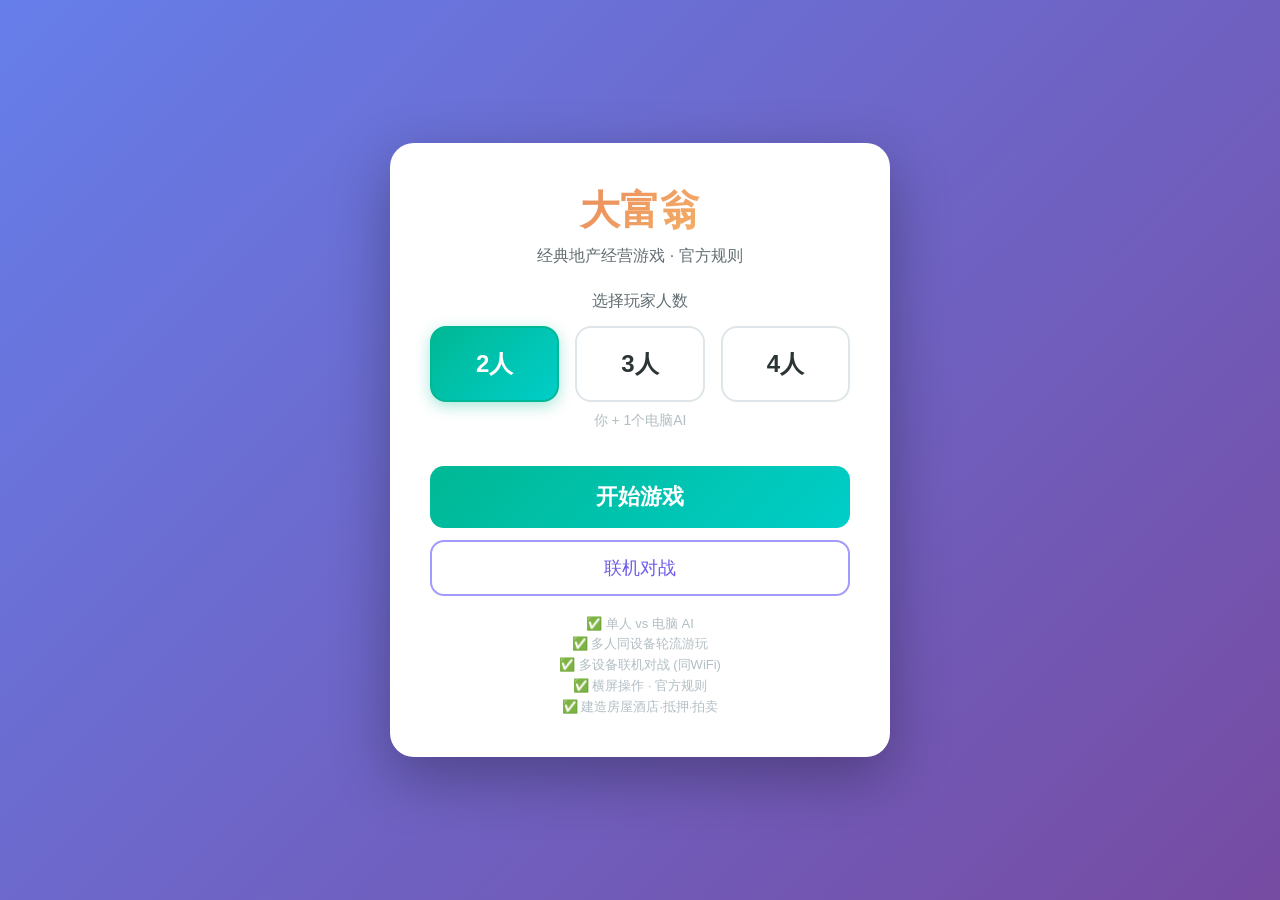
<file: templates/index.html>
<!DOCTYPE html>
<html lang="zh-CN">
<head>
    <meta charset="UTF-8">
    <meta name="viewport" content="width=device-width, initial-scale=1.0, maximum-scale=1.0, user-scalable=no, viewport-fit=cover">
    <title>大富翁 Monopoly</title>
    <link rel="stylesheet" href="/static/style.css">
</head>
<body>
    <!-- 设置界面 -->
    <div id="setup-screen">
        <div class="setup-card">
            <div class="setup-title">大富翁</div>
            <div class="setup-subtitle">经典地产经营游戏 · 官方规则</div>
            <div class="player-count-section">
                <div class="count-label">选择玩家人数</div>
                <div class="count-buttons" id="count-buttons">
                    <button class="btn-count selected" data-count="2">2人</button>
                    <button class="btn-count" data-count="3">3人</button>
                    <button class="btn-count" data-count="4">4人</button>
                </div>
                <div class="count-hint" id="count-hint">你 + 1个电脑AI</div>
            </div>
            <button class="btn-start-game" id="start-game-btn">开始游戏</button>
            <button class="btn-online" id="online-btn">联机对战</button>
            <div class="online-panel" id="online-panel">
                <input class="online-input" id="server-url-input" placeholder="服务器地址 (如 ws://192.168.1.100:5000/ws)" value="">
                <button class="btn-start-game" id="host-game-btn" style="background:linear-gradient(135deg,#6c5ce7,#a29bfe);">创建房间(主机)</button>
                <button class="btn-start-game" id="join-game-btn" style="background:linear-gradient(135deg,#e17055,#fd79a8);">加入房间</button>
                <div class="online-status" id="online-status"></div>
            </div>
            <div class="setup-info">
                ✅ 单人 vs 电脑 AI<br>
                ✅ 多人同设备轮流游玩<br>
                ✅ 多设备联机对战 (同WiFi)<br>
                ✅ 横屏操作 · 官方规则<br>
                ✅ 建造房屋酒店·抵押·拍卖
            </div>
        </div>
    </div>

    <!-- 游戏界面 -->
    <div id="game-screen">
        <div class="game-container">
            <button class="sidebar-toggle" id="sidebar-toggle" title="菜单">☰</button>
            <div class="board-wrapper">
                <div class="board" id="board"></div>
            </div>
            <div class="sidebar" id="sidebar">
                <div class="sidebar-header">
                    <span>大富翁</span>
                    <span class="turn-indicator" id="turn-indicator">回合 1</span>
                </div>
                <div class="players-panel" id="players-panel"></div>
                <div class="action-panel" id="action-panel"></div>
                <div class="log-panel" id="log-panel"></div>
            </div>
        </div>
    </div>

    <!-- 弹窗 -->
    <div class="modal-overlay" id="modal-overlay">
        <div class="modal-card" id="modal-content"></div>
    </div>

    <script src="/static/game.js"></script>
    <script src="/static/ui.js"></script>
</body>
</html>
</file>
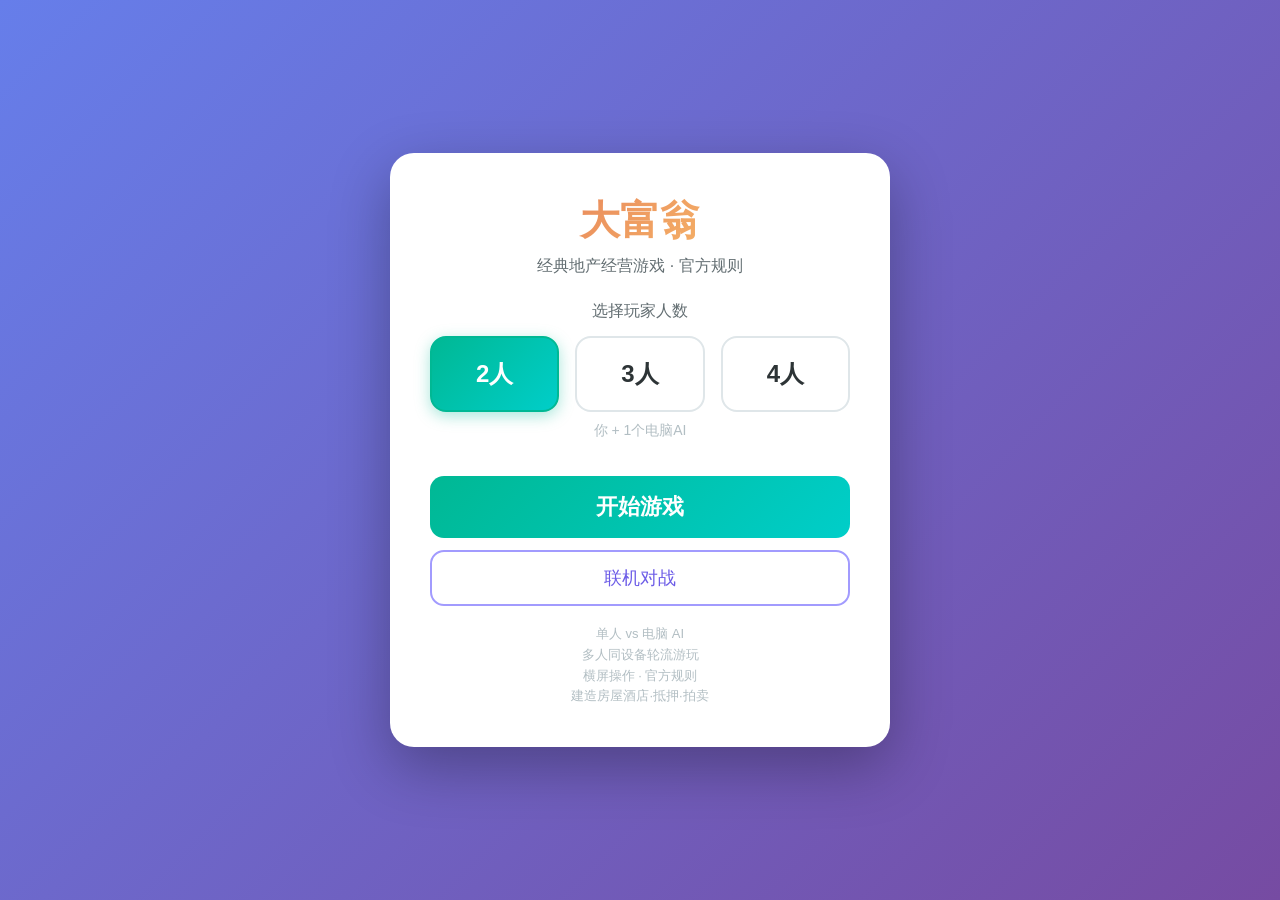
<file: cordova/www/index.html>
<!DOCTYPE html>
<html lang="zh-CN">
<head>
    <meta charset="UTF-8">
    <meta name="viewport" content="width=device-width, initial-scale=1.0, maximum-scale=1.0, user-scalable=no, viewport-fit=cover">
    <meta name="apple-mobile-web-app-capable" content="yes">
    <meta name="mobile-web-app-capable" content="yes">
    <meta name="apple-mobile-web-app-status-bar-style" content="black-translucent">
    <meta name="theme-color" content="#1a1a2e">
    <title>大富翁 Monopoly</title>
    <style>
/* ============================================
   大富翁 Monopoly - 全自适应样式表
   使用 vmin/vmax/clamp 在任何设备上等比缩放
   ============================================ */

/* === 全局变量 === */
:root {
    --board-gap: 1px;
    --sidebar-w: clamp(160px, 20vw, 300px);
}

* { margin:0; padding:0; box-sizing:border-box; -webkit-tap-highlight-color:transparent; }
html, body {
    width:100%; height:100%; overflow:hidden;
    font-family:'Microsoft YaHei','PingFang SC','Helvetica Neue',sans-serif;
}
body { background:#1a1a2e; color:#333; user-select:none; -webkit-user-select:none; }

/* ========== 设置界面 ========== */
#setup-screen {
    display:flex; align-items:center; justify-content:center;
    width:100%; height:100%; background:linear-gradient(135deg,#667eea,#764ba2);
    padding:clamp(10px, 3vw, 30px); overflow-y:auto;
}
.setup-card {
    background:#fff; border-radius:clamp(14px, 2.5vw, 24px);
    padding:clamp(20px, 4vw, 40px);
    max-width:clamp(320px, 85vw, 500px); width:100%;
    box-shadow:0 20px 60px rgba(0,0,0,0.3);
}
.setup-title {
    text-align:center; font-size:clamp(24px, 6vw, 40px); font-weight:bold; color:#2d3436;
    margin-bottom:8px; background:linear-gradient(135deg,#e17055,#fdcb6e);
    -webkit-background-clip:text; -webkit-text-fill-color:transparent;
}
.setup-subtitle { text-align:center; font-size:clamp(12px, 2.5vw, 16px); color:#636e72; margin-bottom:clamp(14px, 3vw, 24px); }

/* 人数选择 */
.player-count-section { margin:clamp(8px, 2vw, 16px) 0; }
.count-label { text-align:center; font-size:clamp(13px, 2.5vw, 16px); color:#636e72; margin-bottom:clamp(10px, 2vw, 14px); }
.count-buttons { display:flex; gap:clamp(8px, 2vw, 16px); justify-content:center; }
.btn-count {
    flex:1; padding:clamp(12px, 3vw, 20px) clamp(8px, 2vw, 16px);
    border:2px solid #dfe6e9; border-radius:clamp(10px, 2vw, 16px);
    background:#fff; font-size:clamp(16px, 4vw, 24px); font-weight:bold;
    color:#2d3436; cursor:pointer; transition:all 0.2s;
    -webkit-tap-highlight-color:transparent; touch-action:manipulation;
    min-height:clamp(44px, 10vw, 60px);
}
.btn-count:active { transform:scale(0.94); }
.btn-count.selected {
    border-color:#00b894; background:linear-gradient(135deg,#00b894,#00cec9);
    color:#fff; box-shadow:0 4px 15px rgba(0,184,148,0.35);
}
.count-hint { text-align:center; font-size:clamp(11px, 2vw, 14px); color:#b2bec3; margin-top:clamp(6px, 1.5vw, 10px); }

.btn-start-game {
    width:100%; padding:clamp(12px, 3vw, 16px); border:none;
    border-radius:clamp(10px, 2vw, 14px);
    font-size:clamp(16px, 3.5vw, 22px); font-weight:bold;
    color:#fff; background:linear-gradient(135deg,#00b894,#00cec9);
    cursor:pointer; margin-top:clamp(10px, 2vw, 20px);
    transition:transform 0.2s; touch-action:manipulation;
    min-height:clamp(44px, 10vw, 56px);
}
.btn-start-game:active { transform:scale(0.97); }
.btn-start-game:disabled { background:#b2bec3; cursor:not-allowed; }

.btn-online {
    width:100%; padding:clamp(10px, 2.5vw, 14px);
    border:2px solid #a29bfe; border-radius:clamp(10px, 2vw, 14px);
    font-size:clamp(14px, 3vw, 18px);
    color:#6c5ce7; background:transparent; cursor:pointer;
    margin-top:clamp(8px, 1.5vw, 12px); transition:all 0.2s;
    touch-action:manipulation; min-height:clamp(40px, 9vw, 48px);
}
.btn-online:active { background:#f5f3ff; box-shadow:inset 0 0 0 1px #a29bfe; }

.setup-info { text-align:center; font-size:clamp(10px, 1.8vw, 13px); color:#b2bec3; margin-top:clamp(10px, 2vw, 18px); line-height:1.6; }

/* 联机界面 */
.online-panel { display:none; margin-top:clamp(10px, 2vw, 16px); }
.online-panel.active { display:block; }
.online-input {
    width:100%; padding:clamp(8px, 2vw, 12px); border:1px solid #dfe6e9;
    border-radius:8px; font-size:clamp(13px, 2.5vw, 16px); margin-bottom:8px; outline:none;
}
.online-input:focus { border-color:#a29bfe; }
.online-status { font-size:clamp(11px, 2vw, 14px); color:#636e72; text-align:center; padding:6px; }

/* ========== 游戏主界面 ========== */
#game-screen { display:none; width:100vw; height:100dvh; height:100vh; }
#game-screen.active { display:flex; flex-direction:column; }

.game-container {
    display:flex; width:100%; height:100%; background:#2d3436;
}

/* ========== 棋盘容器 ========== */
.board-wrapper {
    flex:1; display:flex; align-items:center; justify-content:center;
    padding:clamp(2px, 0.5vw, 6px); overflow:visible;
    /* 限制宽度以确保棋盘为正方形 */
    max-width:110vmin;
}

.board {
    display:grid;
    grid-template-columns:1.4fr repeat(9,1fr) 1.4fr;
    grid-template-rows:1.4fr repeat(9,1fr) 1.4fr;
    aspect-ratio:1;
    width:100%; max-width:calc(100dvh - 12px); max-width:calc(100vh - 12px);
    background:#f5f6fa; border-radius:clamp(6px, 1.5vw, 12px);
    box-shadow:0 8px 30px rgba(0,0,0,0.3);
    gap:var(--board-gap); padding:var(--board-gap);
}

/* ========== 格子 ========== */
.cell {
    background:#fff; border-radius:clamp(2px, 0.4vw, 4px);
    position:relative; overflow:hidden; cursor:pointer;
    display:flex; flex-direction:column; min-width:0; min-height:0;
}
.cell:active { background:#f0f2f5; }
.cell.owned { border:2px solid; border-width:clamp(1px, 0.3vw, 2px); }
.cell.mortgaged { opacity:0.5; }

.color-bar { height:clamp(6px, 1.8vw, 22px); flex-shrink:0; }

.cell-name {
    font-size:clamp(4px, 1.2vw, 9px); text-align:center; padding:1px 2px;
    flex:1; display:flex; align-items:center; justify-content:center;
    word-break:break-all; line-height:1.15; overflow:hidden; min-height:0;
}
.cell-price {
    font-size:clamp(4px, 1.2vw, 9px); text-align:center;
    color:#2d3436; font-weight:bold; padding:0 0 1px;
}
.cell-houses {
    display:flex; justify-content:center; gap:1px; padding:clamp(1px, 0.2vw, 3px);
    min-height:clamp(4px, 1vw, 8px);
}
.house { width:clamp(3px, 0.8vw, 6px); height:clamp(3px, 0.8vw, 6px); background:#00b894; border-radius:1px; }
.hotel { width:clamp(5px, 1.2vw, 9px); height:clamp(3px, 0.8vw, 6px); background:#e17055; border-radius:1px; }

/* 四向格子 */
.cell-bottom .color-bar { order:0; }
.cell-bottom .cell-name { order:1; }
.cell-bottom .cell-price { order:2; }
.cell-bottom .cell-houses { order:3; }

.cell-left { flex-direction:row; }
.cell-left .color-bar { width:clamp(6px, 1.8vw, 22px); height:auto; order:1; }
.cell-left .cell-name { order:0; writing-mode:vertical-rl; text-orientation:upright; }

.cell-top { flex-direction:column-reverse; }
.cell-top .color-bar { order:2; }
.cell-top .cell-name { order:1; }
.cell-top .cell-price { order:0; }

.cell-right { flex-direction:row-reverse; }
.cell-right .color-bar { width:clamp(6px, 1.8vw, 22px); height:auto; order:0; }
.cell-right .cell-name { writing-mode:vertical-rl; text-orientation:upright; order:1; }

/* 角落 */
.cell-corner { background:linear-gradient(135deg,#fdcb6e,#e17055); font-weight:bold; }
.cell-corner .cell-name { font-size:clamp(6px, 1.5vw, 12px); font-weight:bold; color:#2d3436; }
.cell-corner.jail { background:linear-gradient(135deg,#fdcb6e,#feca57); }
.cell-corner.parking { background:linear-gradient(135deg,#a8e6cf,#56CF9C); }
.cell-corner.go { background:linear-gradient(135deg,#ff6b6b,#ee5a24); }
.cell-corner.go .cell-name { color:#fff; }

.cell-go-to-jail { background:linear-gradient(135deg,#74b9ff,#0984e3); }
.cell-go-to-jail .cell-name { color:#fff; font-size:clamp(5px, 1.1vw, 9px); }

.cell-chance { background:linear-gradient(135deg,#ffeaa7,#fdcb6e); }
.cell-chance .cell-name { font-size:clamp(5px, 1.1vw, 9px); }
.cell-chest { background:linear-gradient(135deg,#74b9ff,#a29bfe); }
.cell-chest .cell-name { font-size:clamp(4px, 1vw, 8px); color:#fff; }
.cell-tax { background:#fab1a0; }
.cell-tax .cell-name { font-size:clamp(4px, 1vw, 8px); }
.cell-tax .cell-price { color:#e17055; }

/* 颜色组 */
.color-brown { background:#8B4513; }
.color-lightblue { background:#87CEEB; }
.color-pink { background:#FF69B4; }
.color-orange { background:#FFA500; }
.color-red { background:#FF4757; }
.color-yellow { background:#FFD700; }
.color-green { background:#2ed573; }
.color-darkblue { background:#1e3a5f; }

/* 玩家标记 */
.token-container {
    position:absolute; top:50%; left:50%; transform:translate(-50%,-50%);
    display:flex; flex-wrap:wrap; gap:clamp(1px, 0.15vw, 2px);
    max-width:65%; justify-content:center; align-items:center;
    pointer-events:none; z-index:5;
}
.token {
    width:clamp(6px, 1.5vw, 12px); height:clamp(6px, 1.5vw, 12px);
    border-radius:50%; border:1.5px solid #fff;
    box-shadow:0 1px 3px rgba(0,0,0,0.4); flex-shrink:0;
}
.token.current { animation:pulse 1.5s infinite; }
@keyframes pulse {
    0%,100% { transform:scale(1); }
    50% { transform:scale(1.3); }
}

.cell.current-pos {
    box-shadow:0 0 0 clamp(1px, 0.4vw, 3px) #feca57, 0 0 10px rgba(254,202,87,0.5);
    z-index:10;
}

/* ========== 棋盘中心 ========== */
.board-center {
    grid-row:2/11; grid-column:2/11;
    display:flex; flex-direction:column; align-items:center; justify-content:center;
    padding:clamp(4px, 1vw, 12px); background:#fff; margin:2px;
    border-radius:clamp(4px, 1vw, 8px); overflow:hidden;
}
.center-logo {
    font-size:clamp(12px, 3.5vw, 28px); font-weight:bold;
    background:linear-gradient(135deg,#e17055,#fdcb6e);
    -webkit-background-clip:text; -webkit-text-fill-color:transparent;
    margin-bottom:clamp(2px, 0.8vw, 8px);
}
.dice-area { display:flex; gap:clamp(6px, 1.5vw, 14px); margin:clamp(4px, 1vw, 10px) 0; }
.die {
    width:clamp(28px, 7vw, 52px); height:clamp(28px, 7vw, 52px);
    background:#fff; border:2px solid #2d3436; border-radius:8px;
    display:flex; align-items:center; justify-content:center;
    box-shadow:0 4px 8px rgba(0,0,0,0.15);
}
.die.rolling { animation:roll 0.5s linear infinite; }
@keyframes roll {
    0% { transform:rotate(0deg) scale(1); }
    50% { transform:rotate(180deg) scale(1.1); }
    100% { transform:rotate(360deg) scale(1); }
}
.die-face {
    display:grid; grid-template-columns:repeat(3,1fr); grid-template-rows:repeat(3,1fr);
    width:100%; height:100%; padding:clamp(2px, 0.6vw, 5px); gap:1px;
}
.die-dot {
    width:clamp(3px, 1vw, 7px); height:clamp(3px, 1vw, 7px);
    border-radius:50%; background:#2d3436; align-self:center; justify-self:center;
}
.die-dot.empty { background:transparent; }
.dice-result { font-size:clamp(10px, 2vw, 15px); color:#636e72; margin-top:2px; font-weight:bold; }

.center-message {
    font-size:clamp(8px, 1.8vw, 13px); color:#2d3436; text-align:center;
    padding:clamp(4px, 1vw, 8px); background:#f5f6fa;
    border-radius:clamp(4px, 1vw, 8px); margin:2px;
    min-height:clamp(20px, 5vw, 35px); max-width:95%;
    display:flex; align-items:center; justify-content:center; line-height:1.4;
}

/* ========== 侧边栏 ========== */
.sidebar {
    width:var(--sidebar-w); min-width:clamp(140px, 25vw, 200px);
    max-width:320px; height:100%; background:#2d3436; color:#fff;
    display:flex; flex-direction:column; overflow:hidden; flex-shrink:0;
}
.sidebar-header {
    padding:clamp(6px, 1.2vw, 10px) clamp(8px, 1.5vw, 14px);
    background:#1a1a2e; font-size:clamp(13px, 2.5vw, 18px); font-weight:bold;
    border-bottom:1px solid rgba(255,255,255,0.1);
    display:flex; align-items:center; justify-content:space-between;
}
.turn-indicator { font-size:clamp(10px, 1.8vw, 13px); color:#feca57; }

/* 玩家面板 */
.players-panel { padding:clamp(4px, 0.8vw, 8px); overflow-y:auto; flex-shrink:0; max-height:35%; }
.player-card {
    background:rgba(255,255,255,0.08); border-radius:clamp(5px, 1vw, 8px);
    padding:clamp(5px, 1vw, 10px); margin-bottom:3px;
    display:flex; align-items:center; gap:clamp(4px, 1vw, 8px);
    border-left:3px solid transparent; transition:all 0.2s;
    border-left-width:clamp(2px, 0.4vw, 3px);
}
.player-card.current {
    background:rgba(254,202,87,0.15); border-left-color:#feca57;
}
.player-card.bankrupt { opacity:0.4; text-decoration:line-through; }
.player-token-mini {
    width:clamp(10px, 2vw, 16px); height:clamp(10px, 2vw, 16px);
    border-radius:50%; border:2px solid #fff; flex-shrink:0;
}
.player-info { flex:1; min-width:0; }
.player-name-text { font-size:clamp(10px, 1.8vw, 14px); font-weight:bold; white-space:nowrap; overflow:hidden; text-overflow:ellipsis; }
.player-money { font-size:clamp(11px, 2vw, 15px); color:#feca57; font-weight:bold; }
.player-meta { font-size:clamp(8px, 1.4vw, 11px); color:#74b9ff; margin-top:1px; }
.player-jail-badge {
    background:#e17055; color:#fff; font-size:clamp(7px, 1.2vw, 10px);
    padding:1px 4px; border-radius:4px; margin-left:2px;
}

/* 操作面板 */
.action-panel { padding:clamp(4px, 1vw, 10px); display:flex; flex-direction:column; gap:clamp(3px, 0.8vw, 6px); flex-shrink:0; }
.btn-action {
    padding:clamp(7px, 1.5vw, 12px); border:none;
    border-radius:clamp(5px, 1vw, 8px);
    font-size:clamp(11px, 2vw, 15px); font-weight:bold;
    cursor:pointer; transition:all 0.2s; width:100%; color:#fff;
    touch-action:manipulation; min-height:clamp(34px, 8vw, 44px);
}
.btn-action:active { transform:scale(0.97); }
.btn-action:disabled { opacity:0.4; cursor:not-allowed; }
.btn-roll { background:linear-gradient(135deg,#e17055,#fd79a8); }
.btn-buy { background:linear-gradient(135deg,#00b894,#00cec9); }
.btn-auction { background:linear-gradient(135deg,#6c5ce7,#a29bfe); }
.btn-end-turn { background:linear-gradient(135deg,#fdcb6e,#feca57); color:#2d3436; }
.btn-build { background:linear-gradient(135deg,#0984e3,#74b9ff); }
.btn-mortgage { background:linear-gradient(135deg,#e84393,#fd79a8); }
.btn-jail-pay { background:linear-gradient(135deg,#d63031,#e17055); }
.btn-jail-card { background:linear-gradient(135deg,#00cec9,#81ecec); }
.btn-cancel { background:#636e72; }

/* 日志面板 */
.log-panel {
    flex:1; padding:clamp(5px, 1vw, 10px); overflow-y:auto;
    background:rgba(0,0,0,0.2); font-size:clamp(9px, 1.5vw, 12px);
    line-height:1.5; min-height:0;
}
.log-entry {
    padding:2px 5px; margin-bottom:2px; border-radius:4px;
    background:rgba(255,255,255,0.05); color:#dfe6e9;
}
.log-entry.highlight { background:rgba(254,202,87,0.15); color:#feca57; }

/* ========== 弹窗 ========== */
.modal-overlay {
    display:none; position:fixed; top:0; left:0; width:100%; height:100%;
    background:rgba(0,0,0,0.6); z-index:1000; align-items:center; justify-content:center;
    padding:clamp(10px, 3vw, 20px);
}
.modal-overlay.active { display:flex; }
.modal-card {
    background:#fff; border-radius:clamp(10px, 2vw, 18px);
    padding:clamp(16px, 3.5vw, 28px);
    max-width:clamp(300px, 80vw, 450px); width:95%;
    max-height:85vh; overflow-y:auto; box-shadow:0 20px 60px rgba(0,0,0,0.3);
    animation:modalIn 0.3s ease;
}
@keyframes modalIn {
    from { transform:scale(0.8); opacity:0; }
    to { transform:scale(1); opacity:1; }
}
.modal-title { font-size:clamp(16px, 3.5vw, 22px); font-weight:bold; margin-bottom:8px; color:#2d3436; }
.modal-body { font-size:clamp(12px, 2.5vw, 15px); color:#636e72; margin-bottom:clamp(10px, 2vw, 18px); line-height:1.6; }
.modal-actions { display:flex; gap:clamp(6px, 1.5vw, 10px); flex-wrap:wrap; }
.modal-btn {
    flex:1; min-width:clamp(80px, 18vw, 120px);
    padding:clamp(8px, 2vw, 12px); border:none;
    border-radius:clamp(6px, 1.2vw, 10px);
    font-size:clamp(12px, 2.2vw, 15px); font-weight:bold;
    cursor:pointer; transition:all 0.2s; touch-action:manipulation;
}
.modal-btn-primary { background:#00b894; color:#fff; }
.modal-btn-secondary { background:#dfe6e9; color:#2d3436; }
.modal-btn-danger { background:#e17055; color:#fff; }
.modal-btn:active { opacity:0.85; transform:scale(0.96); }

/* 属性卡片 */
.property-card-display {
    border-radius:8px; overflow:hidden; margin-bottom:12px; border:1px solid #dfe6e9;
}
.property-card-header { padding:8px; text-align:center; font-size:clamp(14px, 2.5vw, 18px); font-weight:bold; color:#fff; }
.property-card-body { padding:clamp(8px, 1.5vw, 14px); }
.property-card-row {
    display:flex; justify-content:space-between; padding:4px 0;
    border-bottom:1px solid #f5f6fa; font-size:clamp(11px, 2vw, 14px);
}
.property-card-row:last-child { border-bottom:none; }
.property-card-price { color:#e17055; font-weight:bold; }

/* 拍卖 */
.auction-info { text-align:center; margin-bottom:12px; }
.auction-bid { font-size:clamp(22px, 5vw, 32px); color:#e17055; font-weight:bold; }
.auction-bidder { font-size:clamp(12px, 2.2vw, 15px); color:#636e72; }
.auction-input {
    width:100%; padding:10px; border:1px solid #dfe6e9;
    border-radius:8px; font-size:clamp(14px, 3vw, 18px);
    margin-bottom:8px; outline:none; text-align:center;
}
.auction-input:focus { border-color:#a29bfe; }
.auction-bid-btns { display:flex; gap:4px; flex-wrap:wrap; }
.auction-bid-btn {
    flex:1; min-width:50px; padding:clamp(6px, 1.5vw, 10px);
    border:1px solid #dfe6e9; border-radius:6px;
    background:#fff; cursor:pointer; font-size:clamp(11px, 2vw, 14px);
    touch-action:manipulation;
}
.auction-bid-btn:active { background:#f5f6fa; border-color:#a29bfe; }

/* 游戏结束 */
.game-over-card { text-align:center; }
.winner-name { font-size:clamp(20px, 5vw, 32px); font-weight:bold; color:#00b894; margin:12px 0; }
.winner-trophy { font-size:clamp(36px, 8vw, 56px); }

/* 交易 */
.trade-section { margin-bottom:12px; }
.trade-section-title { font-weight:bold; margin-bottom:6px; color:#2d3436; }
.trade-item {
    display:flex; align-items:center; gap:6px; padding:5px; margin-bottom:3px;
    background:#f5f6fa; border-radius:6px; font-size:clamp(11px, 2vw, 14px);
}
.trade-item input[type="checkbox"] { width:18px; height:18px; }

/* ========== 窄屏：侧边栏折叠 ========== */
.sidebar-toggle {
    display:none; position:absolute; top:clamp(4px, 1vw, 8px);
    right:clamp(4px, 1vw, 8px); z-index:200;
    width:clamp(32px, 8vw, 44px); height:clamp(32px, 8vw, 44px);
    border-radius:50%; border:none; background:rgba(0,0,0,0.5); color:#fff;
    font-size:clamp(18px, 4vw, 24px); cursor:pointer; touch-action:manipulation;
}

@media (max-width:600px) {
    :root { --sidebar-w: 0px; }

    .game-container { position:relative; }
    .sidebar {
        position:absolute; top:0; right:0; z-index:100;
        width:clamp(180px, 75vw, 280px); height:100%;
        transform:translateX(100%); transition:transform 0.25s ease;
        box-shadow:-4px 0 20px rgba(0,0,0,0.5);
    }
    .sidebar.open { transform:translateX(0); }
    .sidebar-toggle { display:flex; align-items:center; justify-content:center; }

    .board-wrapper { max-width:100vmin; }
    .board { max-width:calc(100vmin - 8px); max-height:calc(100vmin - 8px); }

    .setup-card { padding:clamp(16px, 4vw, 24px); }
}

/* 极小屏 - 竖屏手机 */
@media (max-width:380px) {
    .btn-count {
        padding:clamp(10px, 5vw, 14px) clamp(6px, 3vw, 10px);
        font-size:clamp(14px, 5vw, 18px);
    }
    .board-center { padding:2px; }
    .center-logo { font-size:clamp(10px, 4vw, 14px); }
}

/* 横屏手机优化 */
@media (max-height:500px) and (orientation:landscape) {
    .board-wrapper { max-width:95vw; }
    .board { max-height:calc(95vh - 8px); max-width:calc(95vh - 8px); }
    .sidebar { width:clamp(130px, 22vw, 180px); }
    .players-panel { max-height:28%; }
}

    </style>
</head>
<body>
    <!-- 设置界面 -->
    <div id="setup-screen">
        <div class="setup-card">
            <div class="setup-title">大富翁</div>
            <div class="setup-subtitle">经典地产经营游戏 · 官方规则</div>
            <div class="player-count-section">
                <div class="count-label">选择玩家人数</div>
                <div class="count-buttons" id="count-buttons">
                    <button class="btn-count selected" data-count="2">2人</button>
                    <button class="btn-count" data-count="3">3人</button>
                    <button class="btn-count" data-count="4">4人</button>
                </div>
                <div class="count-hint" id="count-hint">你 + 1个电脑AI</div>
            </div>
            <button class="btn-start-game" id="start-game-btn">开始游戏</button>
            <button class="btn-online" id="online-btn">联机对战</button>
            <div class="online-panel" id="online-panel">
                <div class="online-status" id="online-status" style="padding:10px;text-align:center;color:#636e72;">
                    独立版不支持联机模式<br>请使用电脑版进行联机对战
                </div>
            </div>
            <div class="setup-info">
                单人 vs 电脑 AI<br>
                多人同设备轮流游玩<br>
                横屏操作 · 官方规则<br>
                建造房屋酒店·抵押·拍卖
            </div>
        </div>
    </div>

    <!-- 游戏界面 -->
    <div id="game-screen">
        <div class="game-container">
            <button class="sidebar-toggle" id="sidebar-toggle" title="菜单">☰</button>
            <div class="board-wrapper">
                <div class="board" id="board"></div>
            </div>
            <div class="sidebar" id="sidebar">
                <div class="sidebar-header">
                    <span>大富翁</span>
                    <span class="turn-indicator" id="turn-indicator">回合 1</span>
                </div>
                <div class="players-panel" id="players-panel"></div>
                <div class="action-panel" id="action-panel"></div>
                <div class="log-panel" id="log-panel"></div>
            </div>
        </div>
    </div>

    <!-- 弹窗 -->
    <div class="modal-overlay" id="modal-overlay">
        <div class="modal-card" id="modal-content"></div>
    </div>

    <script>
// ============================================
// 大富翁 Monopoly - 游戏核心引擎
// 包含全部官方规则实现
// ============================================

// === 棋盘数据 (40格) ===
const BOARD = [
    {name:"起点",type:"corner",sub:"go"},
    {name:"地中海大道",type:"property",color:"brown",price:60,rent:[2,10,30,90,160,250],housePrice:50,mortgage:30},
    {name:"公共基金",type:"chest"},
    {name:"波罗的海大道",type:"property",color:"brown",price:60,rent:[4,20,60,180,320,450],housePrice:50,mortgage:30},
    {name:"个人所得税",type:"tax",amount:200},
    {name:"雷丁铁路",type:"railroad",price:200,mortgage:100},
    {name:"东方大道",type:"property",color:"lightblue",price:100,rent:[6,30,90,270,400,550],housePrice:50,mortgage:50},
    {name:"机会",type:"chance"},
    {name:"佛蒙特大道",type:"property",color:"lightblue",price:100,rent:[6,30,90,270,400,550],housePrice:50,mortgage:50},
    {name:"康涅狄格大道",type:"property",color:"lightblue",price:120,rent:[8,40,100,300,450,600],housePrice:50,mortgage:60},
    {name:"监狱",type:"corner",sub:"jail"},
    {name:"圣查尔斯广场",type:"property",color:"pink",price:140,rent:[10,50,150,450,625,750],housePrice:100,mortgage:70},
    {name:"电力公司",type:"utility",price:150,mortgage:75},
    {name:"州大道",type:"property",color:"pink",price:140,rent:[10,50,150,450,625,750],housePrice:100,mortgage:70},
    {name:"弗吉尼亚大道",type:"property",color:"pink",price:160,rent:[12,60,180,500,700,900],housePrice:100,mortgage:80},
    {name:"宾州铁路",type:"railroad",price:200,mortgage:100},
    {name:"圣詹姆斯广场",type:"property",color:"orange",price:180,rent:[14,70,200,550,750,950],housePrice:100,mortgage:90},
    {name:"公共基金",type:"chest"},
    {name:"田纳西大道",type:"property",color:"orange",price:180,rent:[14,70,200,550,750,950],housePrice:100,mortgage:90},
    {name:"纽约大道",type:"property",color:"orange",price:200,rent:[16,80,220,600,800,1000],housePrice:100,mortgage:100},
    {name:"免费停车",type:"corner",sub:"parking"},
    {name:"肯塔基大道",type:"property",color:"red",price:220,rent:[18,90,250,700,875,1050],housePrice:150,mortgage:110},
    {name:"机会",type:"chance"},
    {name:"印第安纳大道",type:"property",color:"red",price:220,rent:[18,90,250,700,875,1050],housePrice:150,mortgage:110},
    {name:"伊利诺伊大道",type:"property",color:"red",price:240,rent:[20,100,300,750,925,1100],housePrice:150,mortgage:120},
    {name:"B&O铁路",type:"railroad",price:200,mortgage:100},
    {name:"大西洋大道",type:"property",color:"yellow",price:260,rent:[22,110,330,800,975,1150],housePrice:150,mortgage:130},
    {name:"文图诺大道",type:"property",color:"yellow",price:260,rent:[22,110,330,800,975,1150],housePrice:150,mortgage:130},
    {name:"自来水公司",type:"utility",price:150,mortgage:75},
    {name:"马文花园",type:"property",color:"yellow",price:280,rent:[24,120,360,850,1025,1200],housePrice:150,mortgage:140},
    {name:"入狱",type:"go_to_jail"},
    {name:"太平洋大道",type:"property",color:"green",price:300,rent:[26,130,390,900,1100,1275],housePrice:200,mortgage:150},
    {name:"北卡罗来纳大道",type:"property",color:"green",price:300,rent:[26,130,390,900,1100,1275],housePrice:200,mortgage:150},
    {name:"公共基金",type:"chest"},
    {name:"宾夕法尼亚大道",type:"property",color:"green",price:320,rent:[28,150,450,1000,1200,1400],housePrice:200,mortgage:160},
    {name:"短线铁路",type:"railroad",price:200,mortgage:100},
    {name:"机会",type:"chance"},
    {name:"滨海大道",type:"property",color:"darkblue",price:350,rent:[35,175,500,1100,1300,1500],housePrice:200,mortgage:175},
    {name:"奢侈税",type:"tax",amount:100},
    {name:"木板路",type:"property",color:"darkblue",price:400,rent:[50,200,600,1400,1700,2000],housePrice:200,mortgage:200},
];

// === 颜色组映射 ===
const COLOR_GROUPS = {
    brown:[1,3], lightblue:[6,8,9], pink:[11,13,14], orange:[16,18,19],
    red:[21,23,24], yellow:[26,27,29], green:[31,32,34], darkblue:[37,39],
    railroad:[5,15,25,35], utility:[12,28]
};

// === 玩家颜色 ===
const PLAYER_COLORS = [
    {name:"红",hex:"#e74c3c"}, {name:"蓝",hex:"#3498db"}, {name:"绿",hex:"#27ae60"},
    {name:"黄",hex:"#f1c40f"}, {name:"紫",hex:"#9b59b6"}, {name:"橙",hex:"#e67e22"}
];

// === 机会卡 (16张) ===
const CHANCE_CARDS = [
    {text:"前进到起点，收取200元",action:{t:"move_to",pos:0}},
    {text:"前进到伊利诺伊大道",action:{t:"move_to",pos:24}},
    {text:"前进到圣查尔斯广场",action:{t:"move_to",pos:11}},
    {text:"前进到最近的公用事业公司，如已被拥有则支付10倍骰子点数",action:{t:"move_nearest",target:"utility"}},
    {text:"前进到最近的铁路，如已被拥有则支付双倍租金",action:{t:"move_nearest",target:"railroad"}},
    {text:"银行付你股息50元",action:{t:"collect",amt:50}},
    {text:"出狱卡 - 保留此卡以备后用",action:{t:"jail_free"}},
    {text:"后退三步",action:{t:"move_back",steps:3}},
    {text:"入狱！前往监狱",action:{t:"go_jail"}},
    {text:"修缮房产：每座房屋25元，每间酒店100元",action:{t:"repairs",house:25,hotel:100}},
    {text:"缴纳贫税15元",action:{t:"pay",amt:15}},
    {text:"前往雷丁铁路",action:{t:"move_to",pos:5}},
    {text:"前往木板路",action:{t:"move_to",pos:39}},
    {text:"你被选为董事长，付每位玩家50元",action:{t:"pay_each",amt:50}},
    {text:"建筑贷款到期，收取150元",action:{t:"collect",amt:150}},
    {text:"填字比赛获胜，收取100元",action:{t:"collect",amt:100}},
];

// === 公共基金卡 (16张) ===
const CHEST_CARDS = [
    {text:"前进到起点，收取200元",action:{t:"move_to",pos:0}},
    {text:"银行错误，收取200元",action:{t:"collect",amt:200}},
    {text:"医生费用，支付50元",action:{t:"pay",amt:50}},
    {text:"出售股票，收取50元",action:{t:"collect",amt:50}},
    {text:"出狱卡 - 保留此卡以备后用",action:{t:"jail_free"}},
    {text:"入狱！前往监狱",action:{t:"go_jail"}},
    {text:"度假基金到期，收取100元",action:{t:"collect",amt:100}},
    {text:"所得税退还，收取20元",action:{t:"collect",amt:20}},
    {text:"生日快乐！每位玩家付你10元",action:{t:"collect_each",amt:10}},
    {text:"人寿保险到期，收取100元",action:{t:"collect",amt:100}},
    {text:"支付医院费100元",action:{t:"pay",amt:100}},
    {text:"支付学费50元",action:{t:"pay",amt:50}},
    {text:"收取咨询费25元",action:{t:"collect",amt:25}},
    {text:"修缮街道：每座房屋40元，每间酒店115元",action:{t:"repairs",house:40,hotel:115}},
    {text:"选美比赛亚军，收取10元",action:{t:"collect",amt:10}},
    {text:"继承100元",action:{t:"collect",amt:100}},
];

// ============================================
// 游戏引擎 - 核心规则实现
// ============================================
class GameEngine {
    constructor() {
        this.players = [];
        this.currentIdx = 0;
        this.boardState = [];
        this.chanceDeck = [];
        this.chestDeck = [];
        this.phase = 'setup';
        this.dice = [0, 0];
        this.doublesCount = 0;
        this.log = [];
        this.auction = null;
        this.pendingTax = false;
        this.networkMode = false;
        this.jailExitThisTurn = false;
        this.doubleRentNext = false;
        this.tenTimesDice = false;
    }

    init(playerConfigs) {
        this.boardState = [];
        for (let i = 0; i < 40; i++) {
            this.boardState.push({owner: -1, houses: 0, mortgaged: false});
        }
        this.players = playerConfigs.map((cfg, i) => ({
            id: i, name: cfg.name || `玩家${i+1}`,
            colorIdx: i, money: 1500, position: 0,
            properties: [], inJail: false, jailTurns: 0,
            getOutCards: 0, isAI: cfg.isAI || false, bankrupt: false
        }));
        this.chanceDeck = this._shuffle([...Array(16).keys()]);
        this.chestDeck = this._shuffle([...Array(16).keys()]);
        this.currentIdx = 0;
        this.phase = 'rolling';
        this.doublesCount = 0;
        this.jailExitThisTurn = false;
        this.doubleRentNext = false;
        this.tenTimesDice = false;
        this.log = [];
        this._addLog("游戏开始！");
    }

    _shuffle(arr) {
        for (let i = arr.length - 1; i > 0; i--) {
            const j = Math.floor(Math.random() * (i + 1));
            [arr[i], arr[j]] = [arr[j], arr[i]];
        }
        return arr;
    }

    _addLog(msg) { this.log.push(msg); if (this.log.length > 50) this.log.shift(); }

    currentPlayer() { return this.players[this.currentIdx]; }
    alivePlayers() { return this.players.filter(p => !p.bankrupt); }

    rollDice() {
        if (this.phase !== 'rolling') return null;
        const d1 = Math.floor(Math.random() * 6) + 1;
        const d2 = Math.floor(Math.random() * 6) + 1;
        this.dice = [d1, d2];
        const isDoubles = d1 === d2;
        const player = this.currentPlayer();

        if (player.inJail) {
            if (isDoubles) {
                this.jailExitThisTurn = true;
                player.inJail = false;
                player.jailTurns = 0;
                this._addLog(`${player.name} 掷出双${d1}，出狱！`);
                this._movePlayer(player, d1 + d2);
                this.phase = 'landed';
            } else {
                player.jailTurns++;
                if (player.jailTurns >= 3) {
                    player.money -= 50;
                    player.inJail = false;
                    player.jailTurns = 0;
                    this._addLog(`${player.name} 在狱中3轮，支付50元出狱`);
                    this._movePlayer(player, d1 + d2);
                    this.phase = 'landed';
                } else {
                    this._addLog(`${player.name} 未掷出双数，留在狱中 (${player.jailTurns}/3)`);
                    this.phase = 'end_turn';
                }
            }
            return {dice: this.dice, doubles: isDoubles};
        }

        if (isDoubles) {
            this.doublesCount++;
            if (this.doublesCount === 3) {
                this._addLog(`${player.name} 连续三次双数，入狱！`);
                this.sendToJail(player);
                this.doublesCount = 0;
                this.phase = 'end_turn';
                return {dice: this.dice, doubles: true, jail: true};
            }
        } else {
            this.doublesCount = 0;
        }

        this._movePlayer(player, d1 + d2);
        this.phase = 'landed';
        return {dice: this.dice, doubles: isDoubles};
    }

    _movePlayer(player, steps) {
        const oldPos = player.position;
        const newPos = (oldPos + steps) % 40;
        if (newPos < oldPos) {
            player.money += 200;
            this._addLog(`${player.name} 经过起点，收取200元`);
        }
        player.position = newPos;
        this._addLog(`${player.name} 移动到 ${BOARD[newPos].name}`);
    }

    movePlayerTo(player, pos) {
        const oldPos = player.position;
        if (pos < oldPos) {
            player.money += 200;
            this._addLog(`${player.name} 经过起点，收取200元`);
        }
        player.position = pos;
        this._addLog(`${player.name} 移动到 ${BOARD[pos].name}`);
    }

    movePlayerBack(player, steps) {
        const newPos = player.position - steps;
        player.position = newPos < 0 ? newPos + 40 : newPos;
        this._addLog(`${player.name} 后退${steps}步到 ${BOARD[player.position].name}`);
    }

    handleLanding() {
        const player = this.currentPlayer();
        const space = BOARD[player.position];
        const state = this.boardState[player.position];

        switch (space.type) {
            case 'corner':
                if (space.sub === 'go') {
                    // Already collected $200 when passing
                }
                // Jail/just visiting, free parking - nothing happens
                this.phase = 'end_turn';
                break;

            case 'go_to_jail':
                this.sendToJail(player);
                this.phase = 'end_turn';
                break;

            case 'tax':
                if (space.name === '个人所得税') {
                    this.pendingTax = true;
                    this.phase = 'tax_choice';
                } else {
                    player.money -= space.amount;
                    this._addLog(`${player.name} 支付奢侈税${space.amount}元`);
                    this._checkBankruptcy(player, null);
                    this.phase = this.currentPlayer().bankrupt ? 'end_turn' : 'end_turn';
                }
                break;

            case 'chest':
            case 'chance':
                this.phase = 'card';
                break;

            case 'property':
            case 'railroad':
            case 'utility':
                if (state.owner === -1) {
                    // Unowned - can buy
                    this.phase = 'buy_or_auction';
                } else if (state.owner === player.id) {
                    // Own property
                    this.phase = 'end_turn';
                } else if (state.mortgaged) {
                    // Mortgaged - no rent
                    this._addLog(`${BOARD[player.position].name} 已抵押，无需付租金`);
                    this.phase = 'end_turn';
                } else {
                    // Pay rent
                    this._payRent(player, state);
                    this.phase = 'end_turn';
                }
                break;
        }
    }

    _payRent(player, state) {
        const space = BOARD[player.position];
        const owner = this.players[state.owner];
        let rent = 0;

        if (space.type === 'property') {
            rent = space.rent[state.houses];
            if (state.houses === 0 && this._hasColorGroup(owner, space.color)) {
                rent *= 2;
            }
        } else if (space.type === 'railroad') {
            const count = this._countType(owner, 'railroad');
            const rents = [0, 25, 50, 100, 200];
            rent = rents[count];
            if (this.doubleRentNext) {
                rent *= 2;
                this.doubleRentNext = false;
            }
        } else if (space.type === 'utility') {
            const count = this._countType(owner, 'utility');
            let mult = count === 2 ? 10 : 4;
            if (this.tenTimesDice) {
                mult = 10;
                this.tenTimesDice = false;
            }
            rent = (this.dice[0] + this.dice[1]) * mult;
        }

        player.money -= rent;
        owner.money += rent;
        this._addLog(`${player.name} 向 ${owner.name} 支付租金${rent}元`);
        this._checkBankruptcy(player, owner);
    }

    _hasColorGroup(player, color) {
        const group = COLOR_GROUPS[color];
        return group.every(idx => this.boardState[idx].owner === player.id);
    }

    _countType(player, type) {
        return player.properties.filter(idx => BOARD[idx].type === type).length;
    }

    buyProperty(player, spaceIdx) {
        const space = BOARD[spaceIdx];
        const state = this.boardState[spaceIdx];
        if (state.owner !== -1 || player.money < space.price) return false;
        player.money -= space.price;
        state.owner = player.id;
        player.properties.push(spaceIdx);
        this._addLog(`${player.name} 购买 ${space.name}，花费${space.price}元`);
        return true;
    }

    buildHouse(player, spaceIdx) {
        const space = BOARD[spaceIdx];
        const state = this.boardState[spaceIdx];
        if (state.owner !== player.id || space.type !== 'property') return false;
        if (state.houses >= 5) return false;
        if (!this._hasColorGroup(player, space.color)) return false;
        if (!this._canBuildEvenly(spaceIdx, 1)) return false;
        if (player.money < space.housePrice) return false;
        player.money -= space.housePrice;
        state.houses++;
        this._addLog(`${player.name} 在 ${space.name} 上建造${state.houses === 5 ? '酒店' : '房屋'}，花费${space.housePrice}元`);
        return true;
    }

    _canBuildEvenly(spaceIdx, delta) {
        const space = BOARD[spaceIdx];
        const group = COLOR_GROUPS[space.color];
        const newHouses = this.boardState[spaceIdx].houses + delta;
        for (const idx of group) {
            if (idx === spaceIdx) continue;
            if (this.boardState[idx].houses < newHouses - 1) return false;
        }
        return true;
    }

    demolishHouse(player, spaceIdx) {
        const space = BOARD[spaceIdx];
        const state = this.boardState[spaceIdx];
        if (state.owner !== player.id || state.houses <= 0) return false;
        // Check even demolition - can't demolish if another in group has more houses
        const group = COLOR_GROUPS[space.color];
        for (const idx of group) {
            if (idx === spaceIdx) continue;
            if (this.boardState[idx].houses > state.houses) return false;
        }
        state.houses--;
        const refund = space.housePrice / 2;
        player.money += refund;
        this._addLog(`${player.name} 拆除 ${space.name} 上的建筑，获得${refund}元`);
        return true;
    }

    mortgage(player, spaceIdx) {
        const space = BOARD[spaceIdx];
        const state = this.boardState[spaceIdx];
        if (state.owner !== player.id || state.mortgaged) return false;
        if (state.houses > 0) return false;
        state.mortgaged = true;
        player.money += space.mortgage;
        this._addLog(`${player.name} 抵押 ${space.name}，获得${space.mortgage}元`);
        return true;
    }

    unmortgage(player, spaceIdx) {
        const space = BOARD[spaceIdx];
        const state = this.boardState[spaceIdx];
        if (state.owner !== player.id || !state.mortgaged) return false;
        const cost = Math.ceil(space.mortgage * 1.1);
        if (player.money < cost) return false;
        player.money -= cost;
        state.mortgaged = false;
        this._addLog(`${player.name} 赎回 ${space.name}，花费${cost}元`);
        return true;
    }

    sendToJail(player) {
        player.position = 10;
        player.inJail = true;
        player.jailTurns = 0;
        this.doublesCount = 0;
        this._addLog(`${player.name} 入狱！`);
    }

    payJailFine(player) {
        if (!player.inJail || player.money < 50) return false;
        player.money -= 50;
        player.inJail = false;
        player.jailTurns = 0;
        this._addLog(`${player.name} 支付50元出狱`);
        return true;
    }

    useJailCard(player) {
        if (!player.inJail || player.getOutCards <= 0) return false;
        player.getOutCards--;
        player.inJail = false;
        player.jailTurns = 0;
        this._addLog(`${player.name} 使用出狱卡`);
        return true;
    }

    drawCard(type) {
        const deck = type === 'chance' ? this.chanceDeck : this.chestDeck;
        const cards = type === 'chance' ? CHANCE_CARDS : CHEST_CARDS;
        const idx = deck.shift();
        deck.push(idx);
        return cards[idx];
    }

    executeCard(card, player) {
        const a = card.action;
        switch (a.t) {
            case 'move_to':
                this.movePlayerTo(player, a.pos);
                this.phase = 'landed';
                break;
            case 'move_nearest':
                this._moveToNearest(player, a.target);
                this.phase = 'landed';
                break;
            case 'move_back':
                this.movePlayerBack(player, a.steps);
                this.phase = 'landed';
                break;
            case 'collect':
                player.money += a.amt;
                this._addLog(`${player.name} 收取${a.amt}元`);
                this.phase = 'end_turn';
                break;
            case 'pay':
                player.money -= a.amt;
                this._addLog(`${player.name} 支付${a.amt}元`);
                this._checkBankruptcy(player, null);
                this.phase = 'end_turn';
                break;
            case 'jail_free':
                player.getOutCards++;
                this._addLog(`${player.name} 获得出狱卡`);
                this.phase = 'end_turn';
                break;
            case 'go_jail':
                this.sendToJail(player);
                this.phase = 'end_turn';
                break;
            case 'repairs':
                let cost = 0;
                for (const idx of player.properties) {
                    const h = this.boardState[idx].houses;
                    if (h === 5) cost += a.hotel;
                    else cost += h * a.house;
                }
                player.money -= cost;
                this._addLog(`${player.name} 支付修缮费${cost}元`);
                this._checkBankruptcy(player, null);
                this.phase = 'end_turn';
                break;
            case 'pay_each':
                let total = 0;
                for (const p of this.alivePlayers()) {
                    if (p.id !== player.id) {
                        p.money += a.amt;
                        total += a.amt;
                    }
                }
                player.money -= total;
                this._addLog(`${player.name} 付每位玩家${a.amt}元，共${total}元`);
                this._checkBankruptcy(player, null);
                this.phase = 'end_turn';
                break;
            case 'collect_each':
                let collected = 0;
                for (const p of this.alivePlayers()) {
                    if (p.id !== player.id) {
                        const amt = Math.min(a.amt, p.money);
                        p.money -= amt;
                        collected += amt;
                    }
                }
                player.money += collected;
                this._addLog(`${player.name} 从每位玩家收取${a.amt}元，共${collected}元`);
                this.phase = 'end_turn';
                break;
        }
    }

    _moveToNearest(player, target) {
        let nearest = -1;
        let minDist = 40;
        for (let i = 0; i < 40; i++) {
            if (BOARD[i].type === target) {
                let dist = i - player.position;
                if (dist <= 0) dist += 40;
                if (dist < minDist) { minDist = dist; nearest = i; }
            }
        }
        if (nearest >= 0) {
            if (nearest < player.position) {
                player.money += 200;
                this._addLog(`${player.name} 经过起点，收取200元`);
            }
            player.position = nearest;
            if (target === 'railroad') this.doubleRentNext = true;
            if (target === 'utility') this.tenTimesDice = true;
            this._addLog(`${player.name} 移动到 ${BOARD[nearest].name}`);
        }
    }

    chooseTax(player, choice) {
        if (choice === 'flat') {
            player.money -= 200;
            this._addLog(`${player.name} 选择支付200元所得税`);
        } else {
            const worth = this._calculateWorth(player);
            const tax = Math.floor(worth * 0.1);
            player.money -= tax;
            this._addLog(`${player.name} 选择支付10%财产税${tax}元`);
        }
        this._checkBankruptcy(player, null);
        this.pendingTax = false;
        this.phase = 'end_turn';
    }

    _calculateWorth(player) {
        let worth = player.money;
        for (const idx of player.properties) {
            const space = BOARD[idx];
            const state = this.boardState[idx];
            worth += space.mortgage || 0;
            if (!state.mortgaged) {
                worth += space.price || 0;
            }
            if (space.housePrice) {
                worth += state.houses * space.housePrice;
            }
        }
        return worth;
    }

    startAuction(spaceIdx) {
        this.auction = {
            spaceIdx: spaceIdx,
            currentBid: 0,
            highestBidder: -1,
            bidders: this.alivePlayers().map(p => p.id),
            currentBidderIdx: 0,
            finished: false
        };
        this.phase = 'auction';
        this._addLog(`${BOARD[spaceIdx].name} 开始拍卖！`);
    }

    auctionBid(amount) {
        if (!this.auction || this.auction.finished) return;
        const player = this.players[this.auction.bidders[this.auction.currentBidderIdx]];
        if (amount > 0 && amount <= player.money && amount > this.auction.currentBid) {
            this.auction.currentBid = amount;
            this.auction.highestBidder = player.id;
            this._addLog(`${player.name} 出价${amount}元`);
            this.auction.currentBidderIdx = (this.auction.currentBidderIdx + 1) % this.auction.bidders.length;
        }
    }

    auctionPass() {
        if (!this.auction || this.auction.finished) return;
        const player = this.players[this.auction.bidders[this.auction.currentBidderIdx]];
        this._addLog(`${player.name} 弃权`);
        this.auction.bidders.splice(this.auction.currentBidderIdx, 1);
        if (this.auction.currentBidderIdx >= this.auction.bidders.length) {
            this.auction.currentBidderIdx = 0;
        }
        if (this.auction.bidders.length <= 1) {
            this._finishAuction();
        }
    }

    _finishAuction() {
        if (this.auction.highestBidder >= 0) {
            const player = this.players[this.auction.highestBidder];
            player.money -= this.auction.currentBid;
            this.boardState[this.auction.spaceIdx].owner = player.id;
            player.properties.push(this.auction.spaceIdx);
            this._addLog(`${player.name} 以${this.auction.currentBid}元拍得 ${BOARD[this.auction.spaceIdx].name}`);
        } else {
            this._addLog(`${BOARD[this.auction.spaceIdx].name} 拍卖流拍`);
        }
        this.auction = null;
        this.phase = 'end_turn';
    }

    _checkBankruptcy(player, creditor) {
        if (player.money >= 0) return;
        const debt = -player.money;
        const worth = this._calculateWorth(player);
        if (worth < debt) {
            player.bankrupt = true;
            this._addLog(`${player.name} 破产！`);
            if (creditor) {
                creditor.money += Math.max(0, player.money + worth);
                for (const idx of player.properties) {
                    this.boardState[idx].owner = creditor.id;
                    creditor.properties.push(idx);
                }
                creditor.getOutCards += player.getOutCards;
            } else {
                for (const idx of player.properties) {
                    this.boardState[idx].owner = -1;
                    this.boardState[idx].houses = 0;
                    this.boardState[idx].mortgaged = false;
                }
            }
            player.properties = [];
            player.money = 0;
        }
    }

    endTurn() {
        const alive = this.alivePlayers();
        if (alive.length <= 1) {
            this.phase = 'game_over';
            return;
        }
        const shouldRollAgain = this.dice[0] === this.dice[1] &&
                               !this.currentPlayer().inJail &&
                               !this.jailExitThisTurn;
        this.jailExitThisTurn = false;
        if (!shouldRollAgain) {
            this.doublesCount = 0;
            do {
                this.currentIdx = (this.currentIdx + 1) % this.players.length;
            } while (this.currentPlayer().bankrupt);
        }
        this.phase = 'rolling';
    }

    isGameOver() {
        return this.alivePlayers().length <= 1;
    }

    winner() {
        const alive = this.alivePlayers();
        return alive.length === 1 ? alive[0] : null;
    }

    serialize() {
        return JSON.stringify({
            players: this.players,
            boardState: this.boardState,
            currentIdx: this.currentIdx,
            phase: this.phase,
            dice: this.dice,
            doublesCount: this.doublesCount,
            log: this.log.slice(-20),
            auction: this.auction
        });
    }

    loadState(data) {
        const s = JSON.parse(data);
        this.players = s.players;
        this.boardState = s.boardState;
        this.currentIdx = s.currentIdx;
        this.phase = s.phase;
        this.dice = s.dice;
        this.doublesCount = s.doublesCount;
        this.log = s.log;
        this.auction = s.auction;
    }
}

// ============================================
// AI 玩家决策
// ============================================
class AIPlayer {
    constructor(engine, playerIdx) {
        this.engine = engine;
        this.playerIdx = playerIdx;
    }

    takeAction(callback) {
        const player = this.engine.players[this.playerIdx];
        if (player.bankrupt) { callback(); return; }

        switch (this.engine.phase) {
            case 'rolling':
                setTimeout(() => {
                    this.engine.rollDice();
                    callback();
                }, 800);
                break;

            case 'buy_or_auction':
                this._decideBuy(player, callback);
                break;

            case 'tax_choice':
                const worth = this.engine._calculateWorth(player);
                if (worth * 0.1 < 200) {
                    this.engine.chooseTax(player, 'percent');
                } else {
                    this.engine.chooseTax(player, 'flat');
                }
                callback();
                break;

            case 'card':
                const isChance = BOARD[player.position].type === 'chance';
                const card = this.engine.drawCard(isChance ? 'chance' : 'chest');
                this.engine._addLog(`${player.name} 抽到: ${card.text}`);
                setTimeout(() => {
                    this.engine.executeCard(card, player);
                    if (this.engine.phase === 'landed') {
                        this.engine.handleLanding();
                    }
                    callback();
                }, 1500);
                break;

            case 'landed':
                this.engine.handleLanding();
                callback();
                break;

            case 'end_turn':
                this._tryBuild(player);
                setTimeout(() => {
                    this.engine.endTurn();
                    callback();
                }, 500);
                break;

            case 'auction':
                this._decideAuction(player, callback);
                break;

            default:
                callback();
                break;
        }
    }

    _decideBuy(player, callback) {
        const space = BOARD[player.position];
        const state = this.engine.boardState[player.position];
        if (space.price && player.money > space.price * 1.5) {
            // Buy if can afford with some buffer
            if (space.type === 'property') {
                // Check if completing a color group
                const group = COLOR_GROUPS[space.color];
                const owned = group.filter(idx => this.engine.boardState[idx].owner === player.id).length;
                if (owned === group.length - 1) {
                    // Completing a set - definitely buy
                    this.engine.buyProperty(player, player.position);
                    this.engine.phase = 'end_turn';
                    callback();
                    return;
                }
            }
            // Buy with 70% probability
            if (Math.random() < 0.75) {
                this.engine.buyProperty(player, player.position);
            } else {
                this.engine.startAuction(player.position);
            }
        } else {
            // Can't afford or too expensive - auction
            this.engine.startAuction(player.position);
        }
        callback();
    }

    _tryBuild(player) {
        // Try to build houses on owned color groups
        const colorGroups = {};
        for (const idx of player.properties) {
            const space = BOARD[idx];
            if (space.type === 'property') {
                if (!colorGroups[space.color]) colorGroups[space.color] = [];
                colorGroups[space.color].push(idx);
            }
        }
        for (const [color, indices] of Object.entries(colorGroups)) {
            if (indices.length === COLOR_GROUPS[color].length) {
                // Own full set - try to build
                for (const idx of indices) {
                    if (player.money > BOARD[idx].housePrice * 2) {
                        this.engine.buildHouse(player, idx);
                    }
                }
            }
        }
    }

    _decideAuction(player, callback) {
        if (!this.engine.auction) { callback(); return; }
        const space = BOARD[this.engine.auction.spaceIdx];
        const maxBid = space.price * 0.8;
        const shouldBid = player.money > maxBid && Math.random() < 0.6;
        if (shouldBid) {
            const bid = this.engine.auction.currentBid + 10;
            if (bid <= maxBid && bid <= player.money) {
                this.engine.auctionBid.call(this.engine, bid);
            } else {
                this.engine.auctionPass();
            }
        } else {
            this.engine.auctionPass();
        }
        callback();
    }
}

// ============================================
// 网络客户端 - 联机对战
// ============================================
class NetworkClient {
    constructor() {
        this.socket = null;
        this.roomId = null;
        this.isHost = false;
        this.onStateUpdate = null;
        this.onMessage = null;
    }

    connect(serverUrl, onOpen, onError) {
        try {
            this.socket = new WebSocket(serverUrl);
            this.socket.onopen = onOpen;
            this.socket.onerror = onError;
            this.socket.onmessage = (event) => {
                const data = JSON.parse(event.data);
                if (data.type === 'state' && this.onStateUpdate) {
                    this.onStateUpdate(data.state);
                } else if (data.type === 'message' && this.onMessage) {
                    this.onMessage(data.message);
                }
            };
        } catch (e) {
            if (onError) onError(e);
        }
    }

    send(action) {
        if (this.socket && this.socket.readyState === WebSocket.OPEN) {
            this.socket.send(JSON.stringify(action));
        }
    }

    disconnect() {
        if (this.socket) {
            this.socket.close();
            this.socket = null;
        }
    }
}

// 导出供使用
if (typeof window !== 'undefined') {
    window.BOARD = BOARD;
    window.COLOR_GROUPS = COLOR_GROUPS;
    window.PLAYER_COLORS = PLAYER_COLORS;
    window.CHANCE_CARDS = CHANCE_CARDS;
    window.CHEST_CARDS = CHEST_CARDS;
    window.GameEngine = GameEngine;
    window.AIPlayer = AIPlayer;
    window.NetworkClient = NetworkClient;
}


// ============================================
// 大富翁 Monopoly - UI 控制器
// ============================================

const DICE_DOTS = {
    1:[0,0,0,0,1,0,0,0,0], 2:[1,0,0,0,0,0,0,0,1],
    3:[1,0,0,0,1,0,0,0,1], 4:[1,0,1,0,0,0,1,0,1],
    5:[1,0,1,0,1,0,1,0,1], 6:[1,0,1,1,0,1,1,0,1]
};

class GameUI {
    constructor() {
        this.engine = new GameEngine();
        this.aiPlayers = [];
        this.network = null;
        this.mode = 'local';
        this.turnNumber = 1;
        this.playerCount = 2;  // 默认2人
        this.pendingCard = null;
        this.diceAnimating = false;
    }

    init() {
        try {
            this.bindSetupEvents();
            this._initSidebarToggle();
        } catch (err) {
            console.error('绑定事件失败:', err);
        }
    }

    _initSidebarToggle() {
        const toggle = document.getElementById('sidebar-toggle');
        const sidebar = document.getElementById('sidebar');
        if (!toggle || !sidebar) return;
        toggle.onclick = () => sidebar.classList.toggle('open');
        // 点击棋盘区域自动关闭侧边栏
        document.querySelector('.board-wrapper')?.addEventListener('click', () => {
            sidebar.classList.remove('open');
        });
    }

    // ========== 设置界面 ==========
    renderSetupScreen() {
        // 人数选择已通过 HTML 内联渲染，这里只做选中态更新
        this._updateCountSelection();
    }

    _updateCountSelection() {
        const btns = document.querySelectorAll('.btn-count');
        const hint = document.getElementById('count-hint');
        btns.forEach(b => {
            if (parseInt(b.dataset.count) === this.playerCount) {
                b.classList.add('selected');
            } else {
                b.classList.remove('selected');
            }
        });
        if (hint) {
            hint.textContent = `你 + ${this.playerCount - 1}个电脑AI`;
        }
    }

    _bindClick(el, handler) {
        if (!el) return;
        // 同时绑定 click 和 touchstart，保证移动端和桌面端都能触发
        el.addEventListener('click', handler);
        el.addEventListener('touchend', (e) => {
            e.preventDefault();
            handler(e);
        });
    }

    bindSetupEvents() {
        // 人数选择按钮
        document.querySelectorAll('.btn-count').forEach(btn => {
            this._bindClick(btn, () => {
                this.playerCount = parseInt(btn.dataset.count);
                this._updateCountSelection();
            });
        });
        // 开始游戏
        this._bindClick(document.getElementById('start-game-btn'), () => this.startLocalGame());
        // 联机
        this._bindClick(document.getElementById('online-btn'), () => {
            const panel = document.getElementById('online-panel');
            if (panel) panel.classList.toggle('active');
        });
        this._bindClick(document.getElementById('host-game-btn'), () => this.alert('独立版不支持联机模式。请使用电脑版（运行 app.py）进行联机对战。'));
        this._bindClick(document.getElementById('join-game-btn'), () => this.alert('独立版不支持联机模式。请使用电脑版（运行 app.py）进行联机对战。'));
    }

    startLocalGame() {
        // 根据选择的人数自动生成玩家：玩家1 + (N-1)个AI
        const players = [{name:'你', isAI:false}];
        for (let i = 1; i < this.playerCount; i++) {
            players.push({name:`电脑AI ${i}`, isAI:true});
        }

        this.mode = 'local';
        try {
            this.engine.init(players);
            this.aiPlayers = players
                .map((p, i) => p.isAI ? new AIPlayer(this.engine, i) : null)
                .filter(a => a !== null);
            this.turnNumber = 1;
            this.showGameScreen();
            this.renderBoard();
            this.updateAll();
            this.handlePhase();
        } catch (err) {
            console.error('开始游戏失败:', err);
            alert('开始游戏失败: ' + err.message);
        }
    }

    // ========== 联机 ==========
    alert('独立版不支持联机模式。请使用电脑版（运行 app.py）进行联机对战。') {
        this.mode = 'host';
        const url = document.getElementById('server-url-input').value;
        if (!url) {
            document.getElementById('online-status').textContent = '请在游戏页面顶部查看服务器地址';
        }
        // 在实际使用中，主机运行Flask服务器
        this.startLocalGame();
        document.getElementById('online-status').textContent = '主机模式：其他玩家可通过浏览器加入';
    }

    alert('独立版不支持联机模式。请使用电脑版（运行 app.py）进行联机对战。') {
        const url = document.getElementById('server-url-input').value;
        if (!url) {
            document.getElementById('online-status').textContent = '请输入服务器地址';
            return;
        }
        this.mode = 'client';
        this.network = new NetworkClient();
        this.network.onStateUpdate = (state) => {
            this.engine.loadState(state);
            this.updateAll();
        };
        this.network.onMessage = (msg) => {
            document.getElementById('online-status').textContent = msg;
        };
        this.network.connect(url,
            () => {
                document.getElementById('online-status').textContent = '连接成功！等待主机开始游戏...';
                document.getElementById('game-screen').classList.add('active');
                document.getElementById('setup-screen').style.display = 'none';
                this.renderBoard();
            },
            () => {
                document.getElementById('online-status').textContent = '连接失败，请检查地址';
            }
        );
    }

    // ========== 游戏界面 ==========
    showGameScreen() {
        document.getElementById('setup-screen').style.display = 'none';
        document.getElementById('game-screen').classList.add('active');
    }

    renderBoard() {
        const board = document.getElementById('board');
        board.innerHTML = '';
        for (let i = 0; i < 40; i++) {
            board.appendChild(this.createCell(i));
        }
        const center = document.createElement('div');
        center.className = 'board-center';
        center.id = 'board-center';
        center.innerHTML = `
            <div class="center-logo">大富翁</div>
            <div class="dice-area" id="dice-area"></div>
            <div class="dice-result" id="dice-result"></div>
            <div class="center-message" id="center-message">准备开始</div>
        `;
        board.appendChild(center);
        this.renderDice(0, 0);
    }

    createCell(idx) {
        const space = BOARD[idx];
        const cell = document.createElement('div');
        const [row, col] = this._spaceToGrid(idx);
        cell.style.gridRow = row + 1;
        cell.style.gridColumn = col + 1;
        cell.dataset.space = idx;
        cell.id = `cell-${idx}`;

        let classes = ['cell'];
        const side = this._getCellSide(idx);
        if (side === 'corner') {
            classes.push('cell-corner');
            if (space.sub === 'go') classes.push('go');
            if (space.sub === 'jail') classes.push('jail');
            if (space.sub === 'parking') classes.push('parking');
        } else {
            classes.push(`cell-${side}`);
        }
        if (space.type === 'chance') classes.push('cell-chance');
        if (space.type === 'chest') classes.push('cell-chest');
        if (space.type === 'tax') classes.push('cell-tax');
        if (space.type === 'go_to_jail') classes.push('cell-go-to-jail');
        if (space.type === 'property') classes.push('cell-property');
        if (space.type === 'railroad') classes.push('cell-railroad');
        if (space.type === 'utility') classes.push('cell-utility');
        cell.className = classes.join(' ');

        let html = '';
        if (space.color) {
            html += `<div class="color-bar color-${space.color}"></div>`;
        }
        html += `<div class="cell-name">${this._shortName(space.name)}</div>`;
        if (space.price) {
            html += `<div class="cell-price">¥${space.price}</div>`;
        }
        html += `<div class="cell-houses" id="houses-${idx}"></div>`;
        html += `<div class="token-container" id="tokens-${idx}"></div>`;
        cell.innerHTML = html;
        cell.onclick = () => this.onCellClick(idx);
        return cell;
    }

    // ========== 更新界面 ==========
    updateAll() {
        this.updateBoard();
        this.updatePlayersPanel();
        this.updateActionPanel();
        this.updateLog();
        this.updateTurnIndicator();
    }

    updateBoard() {
        const player = this.engine.currentPlayer();
        // 清除高亮
        document.querySelectorAll('.cell.current-pos').forEach(c => c.classList.remove('current-pos'));
        // 高亮当前位置
        const currCell = document.getElementById(`cell-${player.position}`);
        if (currCell) currCell.classList.add('current-pos');

        // 更新所有权和房屋
        for (let i = 0; i < 40; i++) {
            const state = this.engine.boardState[i];
            const cell = document.getElementById(`cell-${i}`);
            if (!cell) continue;

            // 所有权边框
            if (state.owner >= 0) {
                const pColor = PLAYER_COLORS[this.engine.players[state.owner].colorIdx];
                cell.style.borderColor = pColor.hex;
                cell.classList.add('owned');
            } else {
                cell.classList.remove('owned');
                cell.style.borderColor = '';
            }

            // 抵押
            if (state.mortgaged) cell.classList.add('mortgaged');
            else cell.classList.remove('mortgaged');

            // 房屋
            const housesEl = document.getElementById(`houses-${i}`);
            if (housesEl) {
                housesEl.innerHTML = '';
                if (state.houses > 0) {
                    if (state.houses === 5) {
                        housesEl.innerHTML = '<div class="hotel"></div>';
                    } else {
                        for (let h = 0; h < state.houses; h++) {
                            housesEl.innerHTML += '<div class="house"></div>';
                        }
                    }
                }
            }

            // 玩家标记
            const tokensEl = document.getElementById(`tokens-${i}`);
            if (tokensEl) {
                tokensEl.innerHTML = '';
                this.engine.players.forEach((p, pi) => {
                    if (!p.bankrupt && p.position === i) {
                        const token = document.createElement('div');
                        token.className = 'token';
                        if (pi === this.engine.currentIdx) token.classList.add('current');
                        token.style.background = PLAYER_COLORS[p.colorIdx].hex;
                        tokensEl.appendChild(token);
                    }
                });
            }
        }
    }

    updatePlayersPanel() {
        const panel = document.getElementById('players-panel');
        panel.innerHTML = '';
        this.engine.players.forEach((p, i) => {
            const card = document.createElement('div');
            card.className = 'player-card';
            if (i === this.engine.currentIdx) card.classList.add('current');
            if (p.bankrupt) card.classList.add('bankrupt');
            let meta = '';
            if (p.properties.length > 0) meta += `地产${p.properties.length}处`;
            if (p.getOutCards > 0) meta += ` 出狱卡×${p.getOutCards}`;
            card.innerHTML = `
                <div class="player-token-mini" style="background:${PLAYER_COLORS[p.colorIdx].hex}"></div>
                <div class="player-info">
                    <div class="player-name-text">${p.name}${p.isAI?' 🤖':''}${p.inJail?'<span class="player-jail-badge">狱中</span>':''}</div>
                    <div class="player-money">¥${p.money}</div>
                    ${meta ? `<div class="player-meta">${meta}</div>` : ''}
                </div>
            `;
            panel.appendChild(card);
        });
    }

    updateActionPanel() {
        const panel = document.getElementById('action-panel');
        const player = this.engine.currentPlayer();
        if (player.isAI || player.bankrupt) {
            panel.innerHTML = `<div style="text-align:center;color:#74b9ff;padding:10px;font-size:13px;">${player.name} 思考中...</div>`;
            return;
        }

        let html = '';
        switch (this.engine.phase) {
            case 'rolling':
                if (player.inJail) {
                    html = `<button class="btn-action btn-roll" onclick="ui.onRollDice()">掷骰子</button>`;
                    if (player.money >= 50) {
                        html += `<button class="btn-action btn-jail-pay" onclick="ui.onPayJailFine()">支付50元出狱</button>`;
                    }
                    if (player.getOutCards > 0) {
                        html += `<button class="btn-action btn-jail-card" onclick="ui.onUseJailCard()">使用出狱卡</button>`;
                    }
                } else {
                    html = `<button class="btn-action btn-roll" onclick="ui.onRollDice()">🎲 掷骰子</button>`;
                }
                break;
            case 'end_turn':
                html = `<button class="btn-action btn-end-turn" onclick="ui.onEndTurn()">结束回合</button>`;
                html += `<button class="btn-action btn-build" onclick="ui.showBuildDialog()">建造房屋</button>`;
                html += `<button class="btn-action btn-mortgage" onclick="ui.showMortgageDialog()">抵押地产</button>`;
                break;
            case 'auction':
                // 在拍卖界面单独处理
                break;
            default:
                // 其他阶段由弹窗处理
                break;
        }
        panel.innerHTML = html;
    }

    updateLog() {
        const panel = document.getElementById('log-panel');
        panel.innerHTML = '';
        const logs = this.engine.log.slice(-15);
        logs.forEach((msg, i) => {
            const entry = document.createElement('div');
            entry.className = 'log-entry';
            if (i === logs.length - 1) entry.classList.add('highlight');
            entry.textContent = msg;
            panel.appendChild(entry);
        });
        panel.scrollTop = panel.scrollHeight;
    }

    updateTurnIndicator() {
        const player = this.engine.currentPlayer();
        document.getElementById('turn-indicator').textContent = `${player.name}的回合`;
    }

    renderDice(d1, d2, rolling) {
        const area = document.getElementById('dice-area');
        if (!area) return;
        const makeDie = (val, rolling) => {
            const die = document.createElement('div');
            die.className = 'die' + (rolling ? ' rolling' : '');
            const face = document.createElement('div');
            face.className = 'die-face';
            const dots = DICE_DOTS[val] || DICE_DOTS[0];
            dots.forEach(d => {
                const dot = document.createElement('div');
                dot.className = 'die-dot' + (d ? '' : ' empty');
                face.appendChild(dot);
            });
            die.appendChild(face);
            return die;
        };
        area.innerHTML = '';
        area.appendChild(makeDie(d1, rolling));
        area.appendChild(makeDie(d2, rolling));
        const result = document.getElementById('dice-result');
        if (result) {
            if (d1 > 0 && d2 > 0) {
                result.textContent = `${d1} + ${d2} = ${d1 + d2}${d1 === d2 ? ' (双数!)' : ''}`;
            } else {
                result.textContent = '';
            }
        }
    }

    showMessage(msg) {
        const el = document.getElementById('center-message');
        if (el) el.textContent = msg;
    }

    // ========== 玩家操作 ==========
    onRollDice() {
        if (this.diceAnimating) return;
        this.diceAnimating = true;
        // 动画
        let count = 0;
        const interval = setInterval(() => {
            this.renderDice(Math.floor(Math.random()*6)+1, Math.floor(Math.random()*6)+1, true);
            count++;
            if (count >= 8) {
                clearInterval(interval);
                const result = this.engine.rollDice();
                this.renderDice(result.dice[0], result.dice[1], false);
                this.diceAnimating = false;
                this.updateAll();

                if (result.jail) {
                    this.showMessage('连续三次双数，入狱！');
                }

                setTimeout(() => {
                    if (this.engine.phase === 'landed') {
                        this.engine.handleLanding();
                        this.handlePhase();
                    } else if (this.engine.phase === 'end_turn') {
                        this.handlePhase();
                    }
                }, 500);
            }
        }, 80);
    }

    onEndTurn() {
        this.engine.endTurn();
        if (this.engine.phase === 'game_over') {
            this.showGameOverModal();
            return;
        }
        if (this.engine.dice[0] === this.engine.dice[1] && !this.engine.currentPlayer().inJail) {
            this.showMessage('双数！再掷一次');
        }
        this.handlePhase();
    }

    onPayJailFine() {
        const player = this.engine.currentPlayer();
        if (this.engine.payJailFine(player)) {
            this.updateAll();
            this.showMessage('已支付50元出狱');
        }
    }

    onUseJailCard() {
        const player = this.engine.currentPlayer();
        if (this.engine.useJailCard(player)) {
            this.updateAll();
            this.showMessage('使用了出狱卡');
        }
    }

    onCellClick(idx) {
        this.showPropertyCard(idx);
    }

    // ========== 阶段处理 ==========
    handlePhase() {
        this.updateAll();

        if (this.engine.phase === 'game_over') {
            this.showGameOverModal();
            return;
        }

        const player = this.engine.currentPlayer();
        if (player.isAI && !player.bankrupt) {
            this.processAITurn();
            return;
        }

        // 人类玩家
        switch (this.engine.phase) {
            case 'rolling':
                if (player.inJail) {
                    this.showMessage(`${player.name} 在狱中，掷双数出狱或支付50元`);
                } else {
                    this.showMessage(`${player.name} 的回合，掷骰子吧！`);
                }
                break;
            case 'buy_or_auction':
                this.showBuyDialog();
                break;
            case 'card':
                this.showCardDialog();
                break;
            case 'tax_choice':
                this.showTaxDialog();
                break;
            case 'auction':
                this.showAuctionDialog();
                break;
            case 'end_turn':
                const space = BOARD[player.position];
                if (space.type === 'corner') {
                    this.showMessage(`${player.name} 在 ${space.name}`);
                }
                break;
        }
    }

    // ========== AI 回合 ==========
    processAITurn() {
        const player = this.engine.currentPlayer();
        if (!player.isAI || player.bankrupt || this.engine.phase === 'game_over') {
            this.updateAll();
            return;
        }

        const ai = this.aiPlayers.find(a => a.playerIdx === player.id);
        if (!ai) { this.updateAll(); return; }

        const playerId = player.id;

        // 显示骰子动画
        if (this.engine.phase === 'rolling') {
            this.diceAnimating = true;
            let count = 0;
            const interval = setInterval(() => {
                this.renderDice(Math.floor(Math.random()*6)+1, Math.floor(Math.random()*6)+1, true);
                count++;
                if (count >= 6) {
                    clearInterval(interval);
                    this.diceAnimating = false;
                    this._executeAIAction(ai, playerId);
                }
            }, 80);
        } else {
            setTimeout(() => this._executeAIAction(ai, playerId), 600);
        }
    }

    _executeAIAction(ai, playerId) {
        ai.takeAction(() => {
            this.updateAll();
            const result = this.engine.dice;
            if (result[0] > 0) this.renderDice(result[0], result[1], false);

            if (this.engine.phase === 'game_over') {
                this.showGameOverModal();
                return;
            }

            // 如果同一个AI玩家还在回合中，继续处理
            if (this.engine.currentPlayer().id === playerId &&
                this.engine.currentPlayer().isAI &&
                !this.engine.currentPlayer().bankrupt) {
                setTimeout(() => this.processAITurn(), 500);
            } else {
                this.handlePhase();
            }
        });
    }

    // ========== 弹窗 ==========
    showModal(html) {
        document.getElementById('modal-content').innerHTML = html;
        document.getElementById('modal-overlay').classList.add('active');
    }

    closeModal() {
        document.getElementById('modal-overlay').classList.remove('active');
    }

    showPropertyCard(idx) {
        const space = BOARD[idx];
        const state = this.engine.boardState[idx];
        let ownerName = '无主';
        if (state.owner >= 0) {
            ownerName = this.engine.players[state.owner].name;
        }

        let html = '<div class="property-card-display">';
        if (space.color) {
            html += `<div class="property-card-header color-${space.color}">${space.name}</div>`;
        } else {
            html += `<div class="property-card-header" style="background:#2d3436">${space.name}</div>`;
        }
        html += '<div class="property-card-body">';

        if (space.price) {
            html += `<div class="property-card-row"><span>购买价格</span><span class="property-card-price">¥${space.price}</span></div>`;
        }
        if (space.type === 'property') {
            html += `<div class="property-card-row"><span>基础租金</span><span>¥${space.rent[0]}</span></div>`;
            html += `<div class="property-card-row"><span>1座房屋</span><span>¥${space.rent[1]}</span></div>`;
            html += `<div class="property-card-row"><span>2座房屋</span><span>¥${space.rent[2]}</span></div>`;
            html += `<div class="property-card-row"><span>3座房屋</span><span>¥${space.rent[3]}</span></div>`;
            html += `<div class="property-card-row"><span>4座房屋</span><span>¥${space.rent[4]}</span></div>`;
            html += `<div class="property-card-row"><span>酒店</span><span>¥${space.rent[5]}</span></div>`;
            html += `<div class="property-card-row"><span>房屋造价</span><span>¥${space.housePrice}</span></div>`;
            html += `<div class="property-card-row"><span>抵押价值</span><span>¥${space.mortgage}</span></div>`;
            html += `<div class="property-card-row"><span>当前建筑</span><span>${state.houses===5?'酒店':state.houses+'座房屋'}</span></div>`;
        } else if (space.type === 'railroad') {
            html += `<div class="property-card-row"><span>1条铁路租金</span><span>¥25</span></div>`;
            html += `<div class="property-card-row"><span>2条铁路租金</span><span>¥50</span></div>`;
            html += `<div class="property-card-row"><span>3条铁路租金</span><span>¥100</span></div>`;
            html += `<div class="property-card-row"><span>4条铁路租金</span><span>¥200</span></div>`;
            html += `<div class="property-card-row"><span>抵押价值</span><span>¥${space.mortgage}</span></div>`;
        } else if (space.type === 'utility') {
            html += `<div class="property-card-row"><span>1个公用事业</span><span>4倍骰子</span></div>`;
            html += `<div class="property-card-row"><span>2个公用事业</span><span>10倍骰子</span></div>`;
            html += `<div class="property-card-row"><span>抵押价值</span><span>¥${space.mortgage}</span></div>`;
        }

        html += `<div class="property-card-row"><span>所有者</span><span>${ownerName}</span></div>`;
        if (state.mortgaged) {
            html += `<div class="property-card-row"><span>状态</span><span style="color:#e17055">已抵押</span></div>`;
        }
        html += '</div></div>';

        // 操作按钮
        const player = this.engine.currentPlayer();
        let actions = '<div class="modal-actions"><button class="modal-btn modal-btn-secondary" onclick="ui.closeModal()">关闭</button></div>';

        if (this.engine.phase === 'end_turn' && state.owner === player.id && !state.mortgaged) {
            if (space.type === 'property' && state.houses < 5) {
                actions = `<div class="modal-actions">
                    <button class="modal-btn modal-btn-primary" onclick="ui.buildHouse(${idx}); ui.showPropertyCard(${idx})">建造房屋 ¥${space.housePrice}</button>
                    <button class="modal-btn modal-btn-secondary" onclick="ui.closeModal()">关闭</button>
                </div>`;
            }
            if (state.houses === 0) {
                actions = `<div class="modal-actions">
                    <button class="modal-btn modal-btn-primary" onclick="ui.mortgageProperty(${idx}); ui.closeModal()">抵押 ¥${space.mortgage}</button>
                    <button class="modal-btn modal-btn-secondary" onclick="ui.closeModal()">关闭</button>
                </div>`;
            }
        }
        if (this.engine.phase === 'end_turn' && state.owner === player.id && state.mortgaged) {
            const cost = Math.ceil(space.mortgage * 1.1);
            if (player.money >= cost) {
                actions = `<div class="modal-actions">
                    <button class="modal-btn modal-btn-primary" onclick="ui.unmortgageProperty(${idx}); ui.closeModal()">赎回 ¥${cost}</button>
                    <button class="modal-btn modal-btn-secondary" onclick="ui.closeModal()">关闭</button>
                </div>`;
            }
        }

        this.showModal(html + actions);
    }

    showBuyDialog() {
        const player = this.engine.currentPlayer();
        const space = BOARD[player.position];
        const state = this.engine.boardState[player.position];
        const canAfford = player.money >= space.price;

        let html = '<div class="property-card-display">';
        if (space.color) {
            html += `<div class="property-card-header color-${space.color}">${space.name}</div>`;
        } else {
            html += `<div class="property-card-header" style="background:#2d3436">${space.name}</div>`;
        }
        html += `<div class="property-card-body">
            <div class="property-card-row"><span>价格</span><span class="property-card-price">¥${space.price}</span></div>
            <div class="property-card-row"><span>你的余额</span><span>¥${player.money}</span></div>
        </div></div>`;

        html += '<div class="modal-body">你要购买此地盘吗？不购买则进入拍卖。</div>';
        let actions = '';
        if (canAfford) {
            actions = `<div class="modal-actions">
                <button class="modal-btn modal-btn-primary" onclick="ui.buyProperty()">购买 ¥${space.price}</button>
                <button class="modal-btn modal-btn-secondary" onclick="ui.startAuction()">拍卖</button>
            </div>`;
        } else {
            actions = `<div class="modal-actions">
                <button class="modal-btn modal-btn-secondary" onclick="ui.startAuction()">拍卖 (余额不足)</button>
            </div>`;
        }
        this.showModal(html + actions);
    }

    buyProperty() {
        const player = this.engine.currentPlayer();
        this.engine.buyProperty(player, player.position);
        this.engine.phase = 'end_turn';
        this.closeModal();
        this.handlePhase();
    }

    startAuction() {
        this.closeModal();
        const player = this.engine.currentPlayer();
        this.engine.startAuction(player.position);
        this.handlePhase();
    }

    showCardDialog() {
        const player = this.engine.currentPlayer();
        const isChance = BOARD[player.position].type === 'chance';
        const card = this.engine.drawCard(isChance ? 'chance' : 'chest');
        this.pendingCard = card;

        const title = isChance ? '🃏 机会卡' : '📦 公共基金';
        const bg = isChance ? 'linear-gradient(135deg,#ffeaa7,#fdcb6e)' : 'linear-gradient(135deg,#74b9ff,#a29bfe)';
        this.showModal(`
            <div style="background:${bg};padding:20px;border-radius:12px;margin-bottom:15px;text-align:center;">
                <div style="font-size:24px;margin-bottom:10px;">${title}</div>
                <div style="font-size:16px;color:#2d3436;font-weight:bold;">${card.text}</div>
            </div>
            <div class="modal-actions">
                <button class="modal-btn modal-btn-primary" onclick="ui.executeCardAndContinue()">执行</button>
            </div>
        `);
    }

    executeCardAndContinue() {
        this.closeModal();
        const player = this.engine.currentPlayer();
        this.engine.executeCard(this.pendingCard, player);
        this.pendingCard = null;
        this.updateAll();

        if (this.engine.phase === 'landed') {
            this.engine.handleLanding();
        }
        this.handlePhase();
    }

    showTaxDialog() {
        const player = this.engine.currentPlayer();
        const worth = this.engine._calculateWorth(player);
        const tenPercent = Math.floor(worth * 0.1);
        this.showModal(`
            <div class="modal-title">个人所得税</div>
            <div class="modal-body">
                你的总资产价值：¥${worth}<br>
                请选择缴税方式：<br>
                <b>固定税</b>：支付 ¥200<br>
                <b>比例税</b>：支付 ¥${tenPercent} (总资产的10%)
            </div>
            <div class="modal-actions">
                <button class="modal-btn modal-btn-primary" onclick="ui.chooseTax('flat')">支付 ¥200</button>
                <button class="modal-btn modal-btn-secondary" onclick="ui.chooseTax('percent')">支付 ¥${tenPercent}</button>
            </div>
        `);
    }

    chooseTax(choice) {
        this.closeModal();
        const player = this.engine.currentPlayer();
        this.engine.chooseTax(player, choice);
        this.handlePhase();
    }

    showAuctionDialog() {
        if (!this.engine.auction) { this.handlePhase(); return; }
        const auc = this.engine.auction;
        const space = BOARD[auc.spaceIdx];
        const bidder = this.engine.players[auc.bidders[auc.currentBidderIdx]];
        const isHuman = !bidder.isAI;

        let html = `<div class="modal-title">拍卖：${space.name}</div>`;
        html += `<div class="auction-info">
            <div class="auction-bid">¥${auc.currentBid}</div>
            <div class="auction-bidder">${auc.highestBidder >= 0 ? this.engine.players[auc.highestBidder].name + ' 领先' : '暂无出价'}</div>
            <div style="margin-top:8px;color:#636e72;">当前出价者：${bidder.name} (余额 ¥${bidder.money})</div>
        </div>`;

        if (isHuman) {
            html += `<input class="auction-input" type="number" id="auction-bid-amount" value="${auc.currentBid + 10}" min="${auc.currentBid + 1}" max="${bidder.money}">`;
            html += '<div class="auction-bid-btns">';
            [10, 50, 100].forEach(amt => {
                const bid = auc.currentBid + amt;
                if (bid <= bidder.money) {
                    html += `<button class="auction-bid-btn" onclick="ui.auctionBid(${bid})">+${amt}</button>`;
                }
            });
            html += '</div>';
            html += '<div class="modal-actions" style="margin-top:10px;">';
            html += `<button class="modal-btn modal-btn-primary" onclick="ui.auctionBidAmount()">出价</button>`;
            html += `<button class="modal-btn modal-btn-secondary" onclick="ui.auctionPass()">弃权</button>`;
            html += '</div>';
        } else {
            html += `<div class="modal-body" style="text-align:center;">${bidder.name} 思考中...</div>`;
        }

        this.showModal(html);

        if (!isHuman) {
            setTimeout(() => {
                const ai = this.aiPlayers.find(a => a.playerIdx === bidder.id);
                if (ai) {
                    ai._decideAuction(bidder, () => {
                        this.showAuctionDialog();
                    });
                }
            }, 800);
        }
    }

    auctionBid(amount) {
        this.engine.auctionBid(amount);
        if (this.engine.auction && this.engine.auction.finished === undefined) {
            this.showAuctionDialog();
        } else if (!this.engine.auction) {
            this.closeModal();
            this.handlePhase();
        }
    }

    auctionBidAmount() {
        const input = document.getElementById('auction-bid-amount');
        if (input) {
            const amount = parseInt(input.value);
            if (amount > this.engine.auction.currentBid) {
                this.auctionBid(amount);
            }
        }
    }

    auctionPass() {
        this.engine.auctionPass();
        if (!this.engine.auction) {
            this.closeModal();
            this.handlePhase();
        } else {
            this.showAuctionDialog();
        }
    }

    showBuildDialog() {
        const player = this.engine.currentPlayer();
        let html = '<div class="modal-title">🔨 建造房屋</div>';
        let hasBuildable = false;

        for (const idx of player.properties) {
            const space = BOARD[idx];
            const state = this.engine.boardState[idx];
            if (space.type !== 'property') continue;
            if (state.houses >= 5) {
                html += `<div class="trade-item"><span style="color:${this._colorHex(space.color)}">■</span>
                    <span style="flex:1">${space.name}</span><span>已有酒店</span></div>`;
                continue;
            }
            if (!this.engine._hasColorGroup(player, space.color)) {
                html += `<div class="trade-item"><span style="color:${this._colorHex(space.color)}">■</span>
                    <span style="flex:1">${space.name}</span><span style="color:#b2bec3">未集齐同色</span></div>`;
                continue;
            }
            const canBuild = player.money >= space.housePrice;
            hasBuildable = true;
            html += `<div class="trade-item">
                <span style="color:${this._colorHex(space.color)}">■</span>
                <span style="flex:1">${space.name}</span>
                <span style="font-size:11px;color:#636e72;">${state.houses}座</span>
                <button class="modal-btn ${canBuild?'modal-btn-primary':'modal-btn-secondary'}" style="padding:4px 8px;min-width:auto;font-size:12px;"
                    ${canBuild?`onclick="ui.buildHouse(${idx})"`:'disabled'}>建造 ¥${space.housePrice}</button>
            </div>`;
        }

        if (!hasBuildable) {
            html += '<div class="modal-body" style="text-align:center;">暂无可建造的房屋<br><small>需集齐同色地产并持有足够资金</small></div>';
        }
        html += '<div class="modal-actions"><button class="modal-btn modal-btn-secondary" onclick="ui.closeModal(); ui.handlePhase()">关闭</button></div>';
        this.showModal(html);
    }

    buildHouse(idx) {
        const player = this.engine.currentPlayer();
        if (this.engine.buildHouse(player, idx)) {
            this.updateAll();
            this.showBuildDialog();
        }
    }

    showMortgageDialog() {
        const player = this.engine.currentPlayer();
        let html = '<div class="modal-title">💰 抵押/赎回地产</div>';
        let hasAny = false;

        for (const idx of player.properties) {
            const space = BOARD[idx];
            const state = this.engine.boardState[idx];
            hasAny = true;
            if (state.mortgaged) {
                const cost = Math.ceil(space.mortgage * 1.1);
                const canUnmortgage = player.money >= cost;
                html += `<div class="trade-item">
                    <span style="color:${this._colorHex(space.color)}">■</span>
                    <span style="flex:1">${space.name}</span>
                    <span style="color:#e17055;font-size:11px;">已抵押</span>
                    <button class="modal-btn ${canUnmortgage?'modal-btn-primary':'modal-btn-secondary'}" style="padding:4px 8px;min-width:auto;font-size:12px;"
                        ${canUnmortgage?`onclick="ui.unmortgageProperty(${idx})"`:'disabled'}>赎回 ¥${cost}</button>
                </div>`;
            } else if (state.houses > 0) {
                html += `<div class="trade-item">
                    <span style="color:${this._colorHex(space.color)}">■</span>
                    <span style="flex:1">${space.name}</span>
                    <span style="color:#b2bec3;font-size:11px;">有建筑，需先拆除</span>
                </div>`;
            } else {
                html += `<div class="trade-item">
                    <span style="color:${this._colorHex(space.color)}">■</span>
                    <span style="flex:1">${space.name}</span>
                    <button class="modal-btn modal-btn-primary" style="padding:4px 8px;min-width:auto;font-size:12px;"
                        onclick="ui.mortgageProperty(${idx})">抵押 ¥${space.mortgage}</button>
                </div>`;
            }
        }

        if (!hasAny) {
            html += '<div class="modal-body" style="text-align:center;">暂无地产</div>';
        }
        html += '<div class="modal-actions"><button class="modal-btn modal-btn-secondary" onclick="ui.closeModal(); ui.handlePhase()">关闭</button></div>';
        this.showModal(html);
    }

    mortgageProperty(idx) {
        const player = this.engine.currentPlayer();
        if (this.engine.mortgage(player, idx)) {
            this.updateAll();
            this.showMortgageDialog();
        }
    }

    unmortgageProperty(idx) {
        const player = this.engine.currentPlayer();
        if (this.engine.unmortgage(player, idx)) {
            this.updateAll();
            this.showMortgageDialog();
        }
    }

    showGameOverModal() {
        const winner = this.engine.winner();
        const html = `
            <div class="game-over-card">
                <div class="winner-trophy">🏆</div>
                <div class="modal-title">游戏结束！</div>
                <div class="winner-name">${winner ? winner.name : '无'}</div>
                <div class="modal-body">恭喜成为最终赢家！<br>资产：¥${winner ? winner.money : 0}</div>
                <div class="modal-actions">
                    <button class="modal-btn modal-btn-primary" onclick="location.reload()">再来一局</button>
                </div>
            </div>
        `;
        this.showModal(html);
        document.getElementById('modal-overlay').onclick = null;
    }

    // ========== 工具方法 ==========
    _spaceToGrid(space) {
        if (space <= 10) return [10, 10 - space];
        if (space <= 20) return [10 - (space - 10), 0];
        if (space <= 30) return [0, space - 20];
        return [space - 30, 10];
    }

    _getCellSide(idx) {
        if ([0,10,20,30].includes(idx)) return 'corner';
        if (idx < 10) return 'bottom';
        if (idx < 20) return 'left';
        if (idx < 30) return 'top';
        return 'right';
    }

    _shortName(name) {
        if (name.length <= 4) return name;
        return name.substring(0, 3) + '…';
    }

    _colorHex(color) {
        const map = {
            brown:'#8B4513', lightblue:'#87CEEB', pink:'#FF69B4',
            orange:'#FFA500', red:'#FF4757', yellow:'#FFD700',
            green:'#2ed573', darkblue:'#1e3a5f'
        };
        return map[color] || '#2d3436';
    }
}

// 初始化——使用 DOMContentLoaded 替代 load，避免手机 WebView 兼容问题
const ui = new GameUI();
function _tryInit() {
    if (document.readyState === 'loading') {
        document.addEventListener('DOMContentLoaded', () => ui.init());
    } else {
        ui.init();
    }
}
_tryInit();
// 兜底：如果 DOMContentLoaded 也没触发，1.5 秒后强制初始化
setTimeout(() => {
    if (!document.getElementById('player-list') || !document.getElementById('player-list').children.length) {
        ui.init();
    }
}, 1500);

    </script>
</body>
</html>
</file>
<file: static/style.css>
/* ============================================
   大富翁 Monopoly - 全自适应样式表
   使用 vmin/vmax/clamp 在任何设备上等比缩放
   ============================================ */

/* === 全局变量 === */
:root {
    --board-gap: 1px;
    --sidebar-w: clamp(160px, 20vw, 300px);
}

* { margin:0; padding:0; box-sizing:border-box; -webkit-tap-highlight-color:transparent; }
html, body {
    width:100%; height:100%; overflow:hidden;
    font-family:'Microsoft YaHei','PingFang SC','Helvetica Neue',sans-serif;
}
body { background:#1a1a2e; color:#333; user-select:none; -webkit-user-select:none; }

/* ========== 设置界面 ========== */
#setup-screen {
    display:flex; align-items:center; justify-content:center;
    width:100%; height:100%; background:linear-gradient(135deg,#667eea,#764ba2);
    padding:clamp(10px, 3vw, 30px); overflow-y:auto;
}
.setup-card {
    background:#fff; border-radius:clamp(14px, 2.5vw, 24px);
    padding:clamp(20px, 4vw, 40px);
    max-width:clamp(320px, 85vw, 500px); width:100%;
    box-shadow:0 20px 60px rgba(0,0,0,0.3);
}
.setup-title {
    text-align:center; font-size:clamp(24px, 6vw, 40px); font-weight:bold; color:#2d3436;
    margin-bottom:8px; background:linear-gradient(135deg,#e17055,#fdcb6e);
    -webkit-background-clip:text; -webkit-text-fill-color:transparent;
}
.setup-subtitle { text-align:center; font-size:clamp(12px, 2.5vw, 16px); color:#636e72; margin-bottom:clamp(14px, 3vw, 24px); }

/* 人数选择 */
.player-count-section { margin:clamp(8px, 2vw, 16px) 0; }
.count-label { text-align:center; font-size:clamp(13px, 2.5vw, 16px); color:#636e72; margin-bottom:clamp(10px, 2vw, 14px); }
.count-buttons { display:flex; gap:clamp(8px, 2vw, 16px); justify-content:center; }
.btn-count {
    flex:1; padding:clamp(12px, 3vw, 20px) clamp(8px, 2vw, 16px);
    border:2px solid #dfe6e9; border-radius:clamp(10px, 2vw, 16px);
    background:#fff; font-size:clamp(16px, 4vw, 24px); font-weight:bold;
    color:#2d3436; cursor:pointer; transition:all 0.2s;
    -webkit-tap-highlight-color:transparent; touch-action:manipulation;
    min-height:clamp(44px, 10vw, 60px);
}
.btn-count:active { transform:scale(0.94); }
.btn-count.selected {
    border-color:#00b894; background:linear-gradient(135deg,#00b894,#00cec9);
    color:#fff; box-shadow:0 4px 15px rgba(0,184,148,0.35);
}
.count-hint { text-align:center; font-size:clamp(11px, 2vw, 14px); color:#b2bec3; margin-top:clamp(6px, 1.5vw, 10px); }

.btn-start-game {
    width:100%; padding:clamp(12px, 3vw, 16px); border:none;
    border-radius:clamp(10px, 2vw, 14px);
    font-size:clamp(16px, 3.5vw, 22px); font-weight:bold;
    color:#fff; background:linear-gradient(135deg,#00b894,#00cec9);
    cursor:pointer; margin-top:clamp(10px, 2vw, 20px);
    transition:transform 0.2s; touch-action:manipulation;
    min-height:clamp(44px, 10vw, 56px);
}
.btn-start-game:active { transform:scale(0.97); }
.btn-start-game:disabled { background:#b2bec3; cursor:not-allowed; }

.btn-online {
    width:100%; padding:clamp(10px, 2.5vw, 14px);
    border:2px solid #a29bfe; border-radius:clamp(10px, 2vw, 14px);
    font-size:clamp(14px, 3vw, 18px);
    color:#6c5ce7; background:transparent; cursor:pointer;
    margin-top:clamp(8px, 1.5vw, 12px); transition:all 0.2s;
    touch-action:manipulation; min-height:clamp(40px, 9vw, 48px);
}
.btn-online:active { background:#f5f3ff; box-shadow:inset 0 0 0 1px #a29bfe; }

.setup-info { text-align:center; font-size:clamp(10px, 1.8vw, 13px); color:#b2bec3; margin-top:clamp(10px, 2vw, 18px); line-height:1.6; }

/* 联机界面 */
.online-panel { display:none; margin-top:clamp(10px, 2vw, 16px); }
.online-panel.active { display:block; }
.online-input {
    width:100%; padding:clamp(8px, 2vw, 12px); border:1px solid #dfe6e9;
    border-radius:8px; font-size:clamp(13px, 2.5vw, 16px); margin-bottom:8px; outline:none;
}
.online-input:focus { border-color:#a29bfe; }
.online-status { font-size:clamp(11px, 2vw, 14px); color:#636e72; text-align:center; padding:6px; }

/* ========== 游戏主界面 ========== */
#game-screen { display:none; width:100vw; height:100dvh; height:100vh; }
#game-screen.active { display:flex; flex-direction:column; }

.game-container {
    display:flex; width:100%; height:100%; background:#2d3436;
}

/* ========== 棋盘容器 ========== */
.board-wrapper {
    flex:1; display:flex; align-items:center; justify-content:center;
    padding:clamp(2px, 0.5vw, 6px); overflow:visible;
    /* 限制宽度以确保棋盘为正方形 */
    max-width:110vmin;
}

.board {
    display:grid;
    grid-template-columns:1.4fr repeat(9,1fr) 1.4fr;
    grid-template-rows:1.4fr repeat(9,1fr) 1.4fr;
    aspect-ratio:1;
    width:100%; max-width:calc(100dvh - 12px); max-width:calc(100vh - 12px);
    background:#f5f6fa; border-radius:clamp(6px, 1.5vw, 12px);
    box-shadow:0 8px 30px rgba(0,0,0,0.3);
    gap:var(--board-gap); padding:var(--board-gap);
}

/* ========== 格子 ========== */
.cell {
    background:#fff; border-radius:clamp(2px, 0.4vw, 4px);
    position:relative; overflow:hidden; cursor:pointer;
    display:flex; flex-direction:column; min-width:0; min-height:0;
}
.cell:active { background:#f0f2f5; }
.cell.owned { border:2px solid; border-width:clamp(1px, 0.3vw, 2px); }
.cell.mortgaged { opacity:0.5; }

.color-bar { height:clamp(6px, 1.8vw, 22px); flex-shrink:0; }

.cell-name {
    font-size:clamp(4px, 1.2vw, 9px); text-align:center; padding:1px 2px;
    flex:1; display:flex; align-items:center; justify-content:center;
    word-break:break-all; line-height:1.15; overflow:hidden; min-height:0;
}
.cell-price {
    font-size:clamp(4px, 1.2vw, 9px); text-align:center;
    color:#2d3436; font-weight:bold; padding:0 0 1px;
}
.cell-houses {
    display:flex; justify-content:center; gap:1px; padding:clamp(1px, 0.2vw, 3px);
    min-height:clamp(4px, 1vw, 8px);
}
.house { width:clamp(3px, 0.8vw, 6px); height:clamp(3px, 0.8vw, 6px); background:#00b894; border-radius:1px; }
.hotel { width:clamp(5px, 1.2vw, 9px); height:clamp(3px, 0.8vw, 6px); background:#e17055; border-radius:1px; }

/* 四向格子 */
.cell-bottom .color-bar { order:0; }
.cell-bottom .cell-name { order:1; }
.cell-bottom .cell-price { order:2; }
.cell-bottom .cell-houses { order:3; }

.cell-left { flex-direction:row; }
.cell-left .color-bar { width:clamp(6px, 1.8vw, 22px); height:auto; order:1; }
.cell-left .cell-name { order:0; writing-mode:vertical-rl; text-orientation:upright; }

.cell-top { flex-direction:column-reverse; }
.cell-top .color-bar { order:2; }
.cell-top .cell-name { order:1; }
.cell-top .cell-price { order:0; }

.cell-right { flex-direction:row-reverse; }
.cell-right .color-bar { width:clamp(6px, 1.8vw, 22px); height:auto; order:0; }
.cell-right .cell-name { writing-mode:vertical-rl; text-orientation:upright; order:1; }

/* 角落 */
.cell-corner { background:linear-gradient(135deg,#fdcb6e,#e17055); font-weight:bold; }
.cell-corner .cell-name { font-size:clamp(6px, 1.5vw, 12px); font-weight:bold; color:#2d3436; }
.cell-corner.jail { background:linear-gradient(135deg,#fdcb6e,#feca57); }
.cell-corner.parking { background:linear-gradient(135deg,#a8e6cf,#56CF9C); }
.cell-corner.go { background:linear-gradient(135deg,#ff6b6b,#ee5a24); }
.cell-corner.go .cell-name { color:#fff; }

.cell-go-to-jail { background:linear-gradient(135deg,#74b9ff,#0984e3); }
.cell-go-to-jail .cell-name { color:#fff; font-size:clamp(5px, 1.1vw, 9px); }

.cell-chance { background:linear-gradient(135deg,#ffeaa7,#fdcb6e); }
.cell-chance .cell-name { font-size:clamp(5px, 1.1vw, 9px); }
.cell-chest { background:linear-gradient(135deg,#74b9ff,#a29bfe); }
.cell-chest .cell-name { font-size:clamp(4px, 1vw, 8px); color:#fff; }
.cell-tax { background:#fab1a0; }
.cell-tax .cell-name { font-size:clamp(4px, 1vw, 8px); }
.cell-tax .cell-price { color:#e17055; }

/* 颜色组 */
.color-brown { background:#8B4513; }
.color-lightblue { background:#87CEEB; }
.color-pink { background:#FF69B4; }
.color-orange { background:#FFA500; }
.color-red { background:#FF4757; }
.color-yellow { background:#FFD700; }
.color-green { background:#2ed573; }
.color-darkblue { background:#1e3a5f; }

/* 玩家标记 */
.token-container {
    position:absolute; top:50%; left:50%; transform:translate(-50%,-50%);
    display:flex; flex-wrap:wrap; gap:clamp(1px, 0.15vw, 2px);
    max-width:65%; justify-content:center; align-items:center;
    pointer-events:none; z-index:5;
}
.token {
    width:clamp(6px, 1.5vw, 12px); height:clamp(6px, 1.5vw, 12px);
    border-radius:50%; border:1.5px solid #fff;
    box-shadow:0 1px 3px rgba(0,0,0,0.4); flex-shrink:0;
}
.token.current { animation:pulse 1.5s infinite; }
@keyframes pulse {
    0%,100% { transform:scale(1); }
    50% { transform:scale(1.3); }
}

.cell.current-pos {
    box-shadow:0 0 0 clamp(1px, 0.4vw, 3px) #feca57, 0 0 10px rgba(254,202,87,0.5);
    z-index:10;
}

/* ========== 棋盘中心 ========== */
.board-center {
    grid-row:2/11; grid-column:2/11;
    display:flex; flex-direction:column; align-items:center; justify-content:center;
    padding:clamp(4px, 1vw, 12px); background:#fff; margin:2px;
    border-radius:clamp(4px, 1vw, 8px); overflow:hidden;
}
.center-logo {
    font-size:clamp(12px, 3.5vw, 28px); font-weight:bold;
    background:linear-gradient(135deg,#e17055,#fdcb6e);
    -webkit-background-clip:text; -webkit-text-fill-color:transparent;
    margin-bottom:clamp(2px, 0.8vw, 8px);
}
.dice-area { display:flex; gap:clamp(6px, 1.5vw, 14px); margin:clamp(4px, 1vw, 10px) 0; }
.die {
    width:clamp(28px, 7vw, 52px); height:clamp(28px, 7vw, 52px);
    background:#fff; border:2px solid #2d3436; border-radius:8px;
    display:flex; align-items:center; justify-content:center;
    box-shadow:0 4px 8px rgba(0,0,0,0.15);
}
.die.rolling { animation:roll 0.5s linear infinite; }
@keyframes roll {
    0% { transform:rotate(0deg) scale(1); }
    50% { transform:rotate(180deg) scale(1.1); }
    100% { transform:rotate(360deg) scale(1); }
}
.die-face {
    display:grid; grid-template-columns:repeat(3,1fr); grid-template-rows:repeat(3,1fr);
    width:100%; height:100%; padding:clamp(2px, 0.6vw, 5px); gap:1px;
}
.die-dot {
    width:clamp(3px, 1vw, 7px); height:clamp(3px, 1vw, 7px);
    border-radius:50%; background:#2d3436; align-self:center; justify-self:center;
}
.die-dot.empty { background:transparent; }
.dice-result { font-size:clamp(10px, 2vw, 15px); color:#636e72; margin-top:2px; font-weight:bold; }

.center-message {
    font-size:clamp(8px, 1.8vw, 13px); color:#2d3436; text-align:center;
    padding:clamp(4px, 1vw, 8px); background:#f5f6fa;
    border-radius:clamp(4px, 1vw, 8px); margin:2px;
    min-height:clamp(20px, 5vw, 35px); max-width:95%;
    display:flex; align-items:center; justify-content:center; line-height:1.4;
}

/* ========== 侧边栏 ========== */
.sidebar {
    width:var(--sidebar-w); min-width:clamp(140px, 25vw, 200px);
    max-width:320px; height:100%; background:#2d3436; color:#fff;
    display:flex; flex-direction:column; overflow:hidden; flex-shrink:0;
}
.sidebar-header {
    padding:clamp(6px, 1.2vw, 10px) clamp(8px, 1.5vw, 14px);
    background:#1a1a2e; font-size:clamp(13px, 2.5vw, 18px); font-weight:bold;
    border-bottom:1px solid rgba(255,255,255,0.1);
    display:flex; align-items:center; justify-content:space-between;
}
.turn-indicator { font-size:clamp(10px, 1.8vw, 13px); color:#feca57; }

/* 玩家面板 */
.players-panel { padding:clamp(4px, 0.8vw, 8px); overflow-y:auto; flex-shrink:0; max-height:35%; }
.player-card {
    background:rgba(255,255,255,0.08); border-radius:clamp(5px, 1vw, 8px);
    padding:clamp(5px, 1vw, 10px); margin-bottom:3px;
    display:flex; align-items:center; gap:clamp(4px, 1vw, 8px);
    border-left:3px solid transparent; transition:all 0.2s;
    border-left-width:clamp(2px, 0.4vw, 3px);
}
.player-card.current {
    background:rgba(254,202,87,0.15); border-left-color:#feca57;
}
.player-card.bankrupt { opacity:0.4; text-decoration:line-through; }
.player-token-mini {
    width:clamp(10px, 2vw, 16px); height:clamp(10px, 2vw, 16px);
    border-radius:50%; border:2px solid #fff; flex-shrink:0;
}
.player-info { flex:1; min-width:0; }
.player-name-text { font-size:clamp(10px, 1.8vw, 14px); font-weight:bold; white-space:nowrap; overflow:hidden; text-overflow:ellipsis; }
.player-money { font-size:clamp(11px, 2vw, 15px); color:#feca57; font-weight:bold; }
.player-meta { font-size:clamp(8px, 1.4vw, 11px); color:#74b9ff; margin-top:1px; }
.player-jail-badge {
    background:#e17055; color:#fff; font-size:clamp(7px, 1.2vw, 10px);
    padding:1px 4px; border-radius:4px; margin-left:2px;
}

/* 操作面板 */
.action-panel { padding:clamp(4px, 1vw, 10px); display:flex; flex-direction:column; gap:clamp(3px, 0.8vw, 6px); flex-shrink:0; }
.btn-action {
    padding:clamp(7px, 1.5vw, 12px); border:none;
    border-radius:clamp(5px, 1vw, 8px);
    font-size:clamp(11px, 2vw, 15px); font-weight:bold;
    cursor:pointer; transition:all 0.2s; width:100%; color:#fff;
    touch-action:manipulation; min-height:clamp(34px, 8vw, 44px);
}
.btn-action:active { transform:scale(0.97); }
.btn-action:disabled { opacity:0.4; cursor:not-allowed; }
.btn-roll { background:linear-gradient(135deg,#e17055,#fd79a8); }
.btn-buy { background:linear-gradient(135deg,#00b894,#00cec9); }
.btn-auction { background:linear-gradient(135deg,#6c5ce7,#a29bfe); }
.btn-end-turn { background:linear-gradient(135deg,#fdcb6e,#feca57); color:#2d3436; }
.btn-build { background:linear-gradient(135deg,#0984e3,#74b9ff); }
.btn-mortgage { background:linear-gradient(135deg,#e84393,#fd79a8); }
.btn-jail-pay { background:linear-gradient(135deg,#d63031,#e17055); }
.btn-jail-card { background:linear-gradient(135deg,#00cec9,#81ecec); }
.btn-cancel { background:#636e72; }

/* 日志面板 */
.log-panel {
    flex:1; padding:clamp(5px, 1vw, 10px); overflow-y:auto;
    background:rgba(0,0,0,0.2); font-size:clamp(9px, 1.5vw, 12px);
    line-height:1.5; min-height:0;
}
.log-entry {
    padding:2px 5px; margin-bottom:2px; border-radius:4px;
    background:rgba(255,255,255,0.05); color:#dfe6e9;
}
.log-entry.highlight { background:rgba(254,202,87,0.15); color:#feca57; }

/* ========== 弹窗 ========== */
.modal-overlay {
    display:none; position:fixed; top:0; left:0; width:100%; height:100%;
    background:rgba(0,0,0,0.6); z-index:1000; align-items:center; justify-content:center;
    padding:clamp(10px, 3vw, 20px);
}
.modal-overlay.active { display:flex; }
.modal-card {
    background:#fff; border-radius:clamp(10px, 2vw, 18px);
    padding:clamp(16px, 3.5vw, 28px);
    max-width:clamp(300px, 80vw, 450px); width:95%;
    max-height:85vh; overflow-y:auto; box-shadow:0 20px 60px rgba(0,0,0,0.3);
    animation:modalIn 0.3s ease;
}
@keyframes modalIn {
    from { transform:scale(0.8); opacity:0; }
    to { transform:scale(1); opacity:1; }
}
.modal-title { font-size:clamp(16px, 3.5vw, 22px); font-weight:bold; margin-bottom:8px; color:#2d3436; }
.modal-body { font-size:clamp(12px, 2.5vw, 15px); color:#636e72; margin-bottom:clamp(10px, 2vw, 18px); line-height:1.6; }
.modal-actions { display:flex; gap:clamp(6px, 1.5vw, 10px); flex-wrap:wrap; }
.modal-btn {
    flex:1; min-width:clamp(80px, 18vw, 120px);
    padding:clamp(8px, 2vw, 12px); border:none;
    border-radius:clamp(6px, 1.2vw, 10px);
    font-size:clamp(12px, 2.2vw, 15px); font-weight:bold;
    cursor:pointer; transition:all 0.2s; touch-action:manipulation;
}
.modal-btn-primary { background:#00b894; color:#fff; }
.modal-btn-secondary { background:#dfe6e9; color:#2d3436; }
.modal-btn-danger { background:#e17055; color:#fff; }
.modal-btn:active { opacity:0.85; transform:scale(0.96); }

/* 属性卡片 */
.property-card-display {
    border-radius:8px; overflow:hidden; margin-bottom:12px; border:1px solid #dfe6e9;
}
.property-card-header { padding:8px; text-align:center; font-size:clamp(14px, 2.5vw, 18px); font-weight:bold; color:#fff; }
.property-card-body { padding:clamp(8px, 1.5vw, 14px); }
.property-card-row {
    display:flex; justify-content:space-between; padding:4px 0;
    border-bottom:1px solid #f5f6fa; font-size:clamp(11px, 2vw, 14px);
}
.property-card-row:last-child { border-bottom:none; }
.property-card-price { color:#e17055; font-weight:bold; }

/* 拍卖 */
.auction-info { text-align:center; margin-bottom:12px; }
.auction-bid { font-size:clamp(22px, 5vw, 32px); color:#e17055; font-weight:bold; }
.auction-bidder { font-size:clamp(12px, 2.2vw, 15px); color:#636e72; }
.auction-input {
    width:100%; padding:10px; border:1px solid #dfe6e9;
    border-radius:8px; font-size:clamp(14px, 3vw, 18px);
    margin-bottom:8px; outline:none; text-align:center;
}
.auction-input:focus { border-color:#a29bfe; }
.auction-bid-btns { display:flex; gap:4px; flex-wrap:wrap; }
.auction-bid-btn {
    flex:1; min-width:50px; padding:clamp(6px, 1.5vw, 10px);
    border:1px solid #dfe6e9; border-radius:6px;
    background:#fff; cursor:pointer; font-size:clamp(11px, 2vw, 14px);
    touch-action:manipulation;
}
.auction-bid-btn:active { background:#f5f6fa; border-color:#a29bfe; }

/* 游戏结束 */
.game-over-card { text-align:center; }
.winner-name { font-size:clamp(20px, 5vw, 32px); font-weight:bold; color:#00b894; margin:12px 0; }
.winner-trophy { font-size:clamp(36px, 8vw, 56px); }

/* 交易 */
.trade-section { margin-bottom:12px; }
.trade-section-title { font-weight:bold; margin-bottom:6px; color:#2d3436; }
.trade-item {
    display:flex; align-items:center; gap:6px; padding:5px; margin-bottom:3px;
    background:#f5f6fa; border-radius:6px; font-size:clamp(11px, 2vw, 14px);
}
.trade-item input[type="checkbox"] { width:18px; height:18px; }

/* ========== 窄屏：侧边栏折叠 ========== */
.sidebar-toggle {
    display:none; position:absolute; top:clamp(4px, 1vw, 8px);
    right:clamp(4px, 1vw, 8px); z-index:200;
    width:clamp(32px, 8vw, 44px); height:clamp(32px, 8vw, 44px);
    border-radius:50%; border:none; background:rgba(0,0,0,0.5); color:#fff;
    font-size:clamp(18px, 4vw, 24px); cursor:pointer; touch-action:manipulation;
}

@media (max-width:600px) {
    :root { --sidebar-w: 0px; }

    .game-container { position:relative; }
    .sidebar {
        position:absolute; top:0; right:0; z-index:100;
        width:clamp(180px, 75vw, 280px); height:100%;
        transform:translateX(100%); transition:transform 0.25s ease;
        box-shadow:-4px 0 20px rgba(0,0,0,0.5);
    }
    .sidebar.open { transform:translateX(0); }
    .sidebar-toggle { display:flex; align-items:center; justify-content:center; }

    .board-wrapper { max-width:100vmin; }
    .board { max-width:calc(100vmin - 8px); max-height:calc(100vmin - 8px); }

    .setup-card { padding:clamp(16px, 4vw, 24px); }
}

/* 极小屏 - 竖屏手机 */
@media (max-width:380px) {
    .btn-count {
        padding:clamp(10px, 5vw, 14px) clamp(6px, 3vw, 10px);
        font-size:clamp(14px, 5vw, 18px);
    }
    .board-center { padding:2px; }
    .center-logo { font-size:clamp(10px, 4vw, 14px); }
}

/* 横屏手机优化 */
@media (max-height:500px) and (orientation:landscape) {
    .board-wrapper { max-width:95vw; }
    .board { max-height:calc(95vh - 8px); max-width:calc(95vh - 8px); }
    .sidebar { width:clamp(130px, 22vw, 180px); }
    .players-panel { max-height:28%; }
}
</file>
